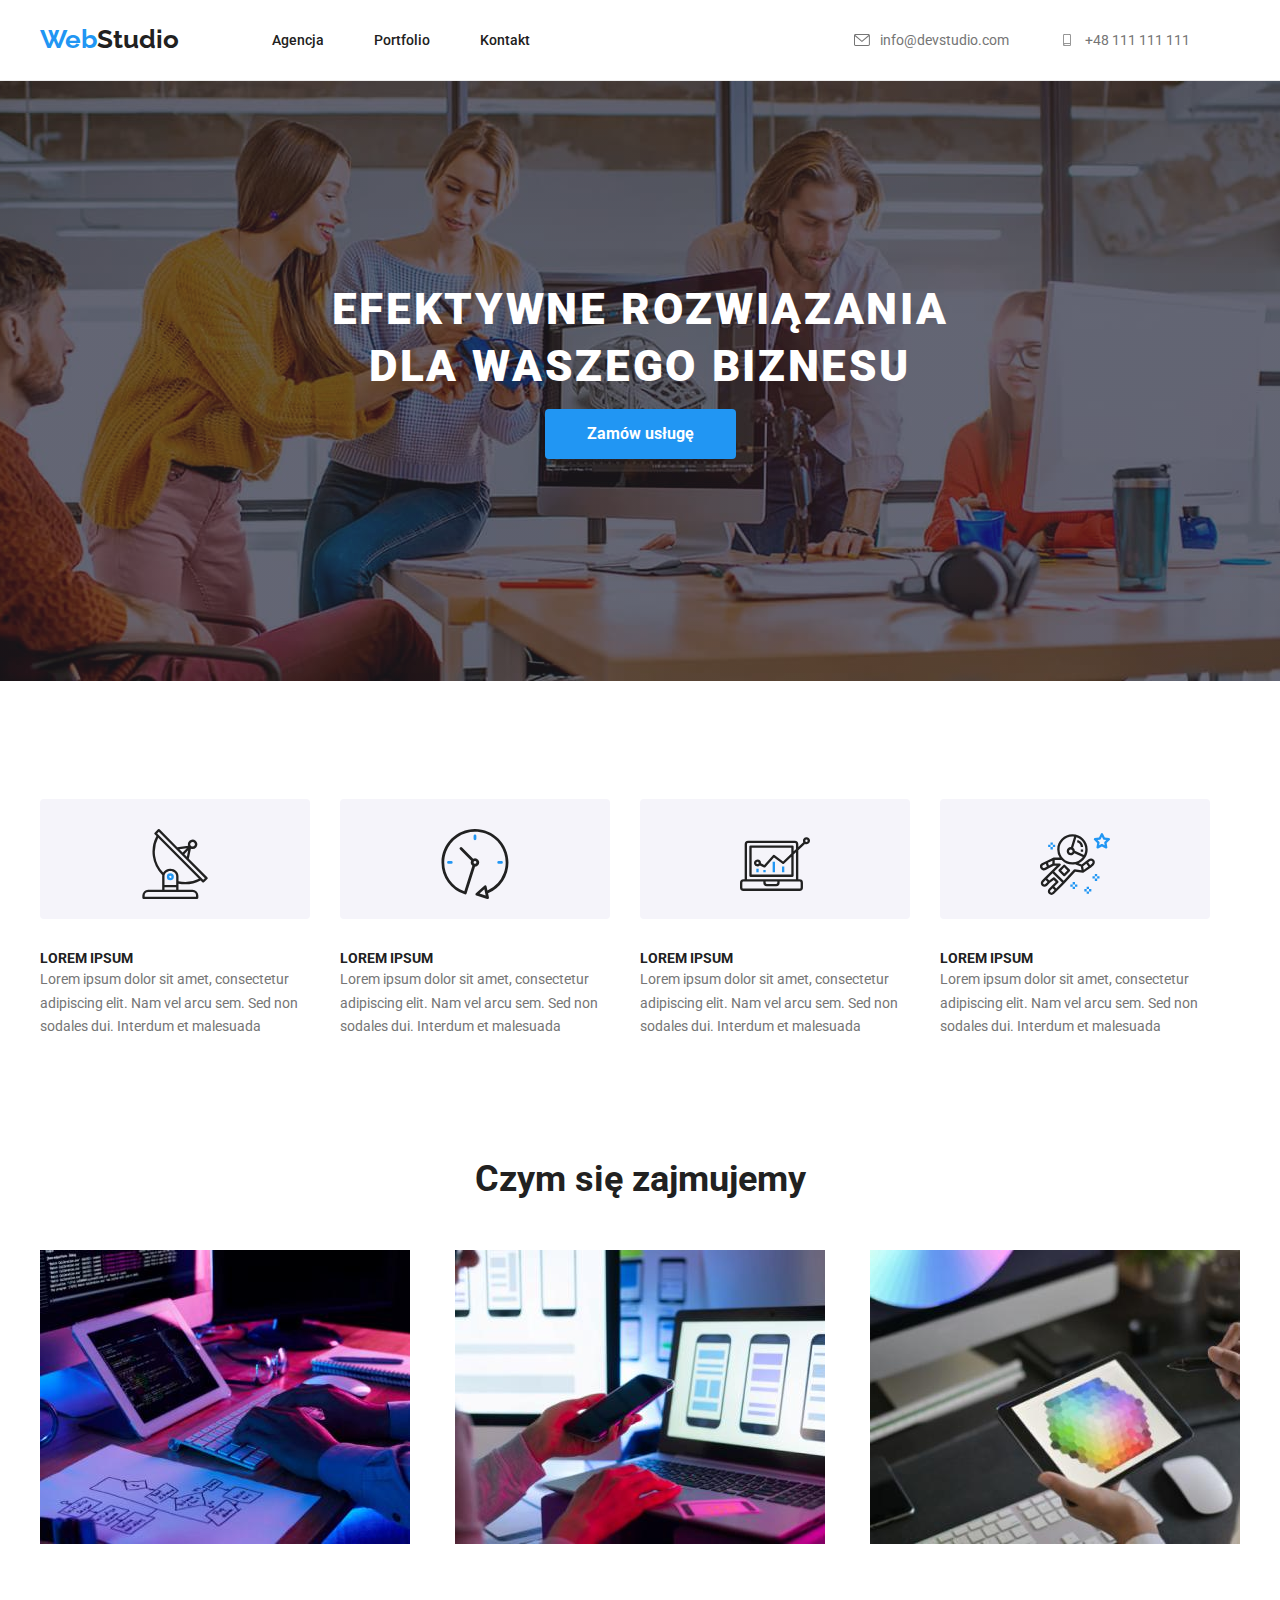
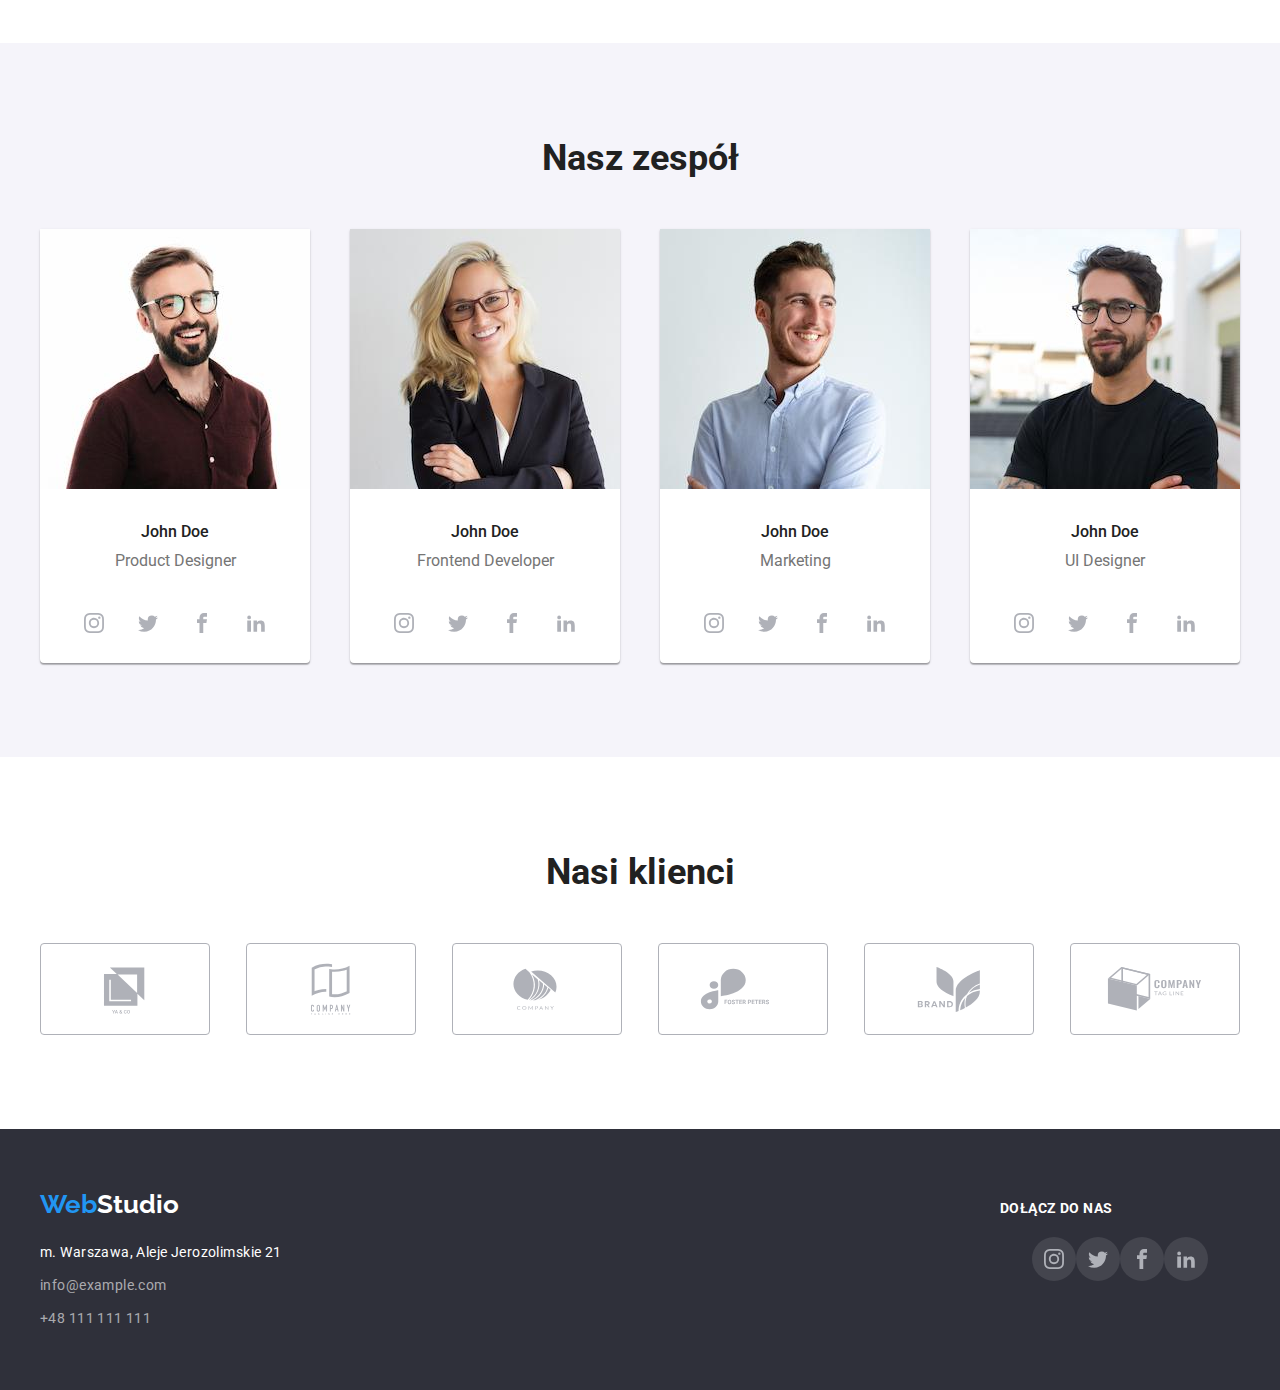
<file: index.html>
<!DOCTYPE html>
<html lang="pl">
  <head>
    <meta charset="UTF-8" />
    <meta http-equiv="X-UA-Compatible" content="IE=edge" />
    <meta name="viewport" content="width=device-width, initial-scale=1.0" />
    <link
      rel="stylesheet"
      href="https://cdnjs.cloudflare.com/ajax/libs/modern-normalize/1.0.0/modern-normalize.min.css"
    />
    <link rel="stylesheet" href="./css/styles.css" />
    <link
      href="https://fonts.googleapis.com/css2?family=Raleway:wght@700&family=Roboto:wght@400;500;700;900&display=swap"
      rel="stylesheet"
    />
    <title>WebStudio</title>
  </head>

  <body>
    <header class="header">
      <div class="container header-flex">
        <nav class="nav-flex">
          <a href="./index.html" class="logo"
            ><span class="logo-blue">Web</span><span>Studio</span></a
          >
          <ul class="header-link h-list-flex">
            <li><a class="h-list-link" href="./agency.html">Agencja</a></li>
            <li>
              <a class="h-list-link" href="./portfolio.html">Portfolio</a>
            </li>
            <li><a class="h-list-link" href="./contact.html">Kontakt</a></li>
          </ul>
        </nav>
        <ul class="h-list-contact">
          <li class="contact-link">
            <a class="h-list-link" href="mailto:info@devstudio.com">
              <svg
                class="contact-icon"
                width="16"
                height="12"
                viewbox="0 0 16 12"
              >
                <use href="./images/icons.svg#icon-envelope"></use>
              </svg>
              info@devstudio.com
            </a>
          </li>
          <li class="contact-link">
            <a class="h-list-link" href="tel:+48111111111">
              <svg
                class="contact-icon"
                width="16"
                height="12"
                viewbox="0 0 16 12"
              >
                <use href="./images/icons.svg#icon-smartphone"></use>
              </svg>
              +48 111 111 111
            </a>
          </li>
        </ul>
      </div>
    </header>
    <main>
      <section class="section-button section-bg">
        <div class="container">
          <div class="bg">
            <h1 class="container h1">
              EFEKTYWNE ROZWIĄZANIA DLA WASZEGO BIZNESU
            </h1>
            <button type="button" class="blue-button">Zamów usługę</button>
          </div>
        </div>
      </section>
      <section class="content section">
        <div class="container">
          <ul class="section-content header-flex">
            <li>
              <div class="feats-bg">
                <svg
                  class="feats-icon"
                  width="70"
                  height="70"
                  viewbox="0 0 70 70"
                >
                  <use href="./images/icons.svg#icon-antenna"></use>
                </svg>
              </div>
              <h3>LOREM IPSUM</h3>
              <p>
                Lorem ipsum dolor sit amet, consectetur adipiscing elit. Nam vel
                arcu sem. Sed non sodales dui. Interdum et malesuada
              </p>
            </li>
            <li>
              <div class="feats-bg">
                <svg
                  class="feats-icon"
                  width="70"
                  height="70"
                  viewbox="0 0 70 70"
                >
                  <use href="./images/icons.svg#icon-clock"></use>
                </svg>
              </div>
              <h3>LOREM IPSUM</h3>
              <p>
                Lorem ipsum dolor sit amet, consectetur adipiscing elit. Nam vel
                arcu sem. Sed non sodales dui. Interdum et malesuada
              </p>
            </li>
            <li>
              <div class="feats-bg">
                <svg
                  class="feats-icon"
                  width="70"
                  height="70"
                  viewbox="0 0 70 70"
                >
                  <use href="./images/icons.svg#icon-diagram"></use>
                </svg>
              </div>
              <h3>LOREM IPSUM</h3>
              <p>
                Lorem ipsum dolor sit amet, consectetur adipiscing elit. Nam vel
                arcu sem. Sed non sodales dui. Interdum et malesuada
              </p>
            </li>
            <li>
              <div class="feats-bg">
                <svg
                  class="feats-icon"
                  width="70"
                  height="70"
                  viewbox="0 0 70 70"
                >
                  <use href="./images/icons.svg#icon-astronaut"></use>
                </svg>
              </div>
              <h3>LOREM IPSUM</h3>
              <p>
                Lorem ipsum dolor sit amet, consectetur adipiscing elit. Nam vel
                arcu sem. Sed non sodales dui. Interdum et malesuada
              </p>
            </li>
          </ul>
        </div>
      </section>
      <section class="whatwedo-section">
        <div class="container">
          <h2 class="wwd">Czym się zajmujemy</h2>
          <ul class="whatwedo-flex">
            <li>
              <img
                src="./images/w1.jpg"
                width="370"
                height="294"
                alt="Opracowujemy rozwiązania"
              />
            </li>
            <li>
              <img
                src="./images/w2.jpg"
                width="370"
                height="294"
                alt="Programujemy aplikacje"
              />
            </li>
            <li>
              <img
                src="./images/w3.jpg"
                width="370"
                height="294"
                alt="Tworzymy interfejs użytkownika"
              />
            </li>
          </ul>
        </div>
      </section>
      <section class="team section">
        <div class="container">
          <h2>Nasz zespół</h2>
          <ul class="theteam-flex">
            <li class="people">
              <figure class="piccap">
                <img
                  src="./images/p1.jpg"
                  width="270"
                  height="260"
                  alt="John Doe (1)"
                />
                <figcaption>
                  <h3>John Doe</h3>
                  <p>Product Designer</p>
                </figcaption>
                <div class="ppl-social-links-container">
                  <ul class="social-links-list">
                    <li class="ppl-social-link">
                      <a
                        href="https://www.instagram.com"
                        class="social-links-link"
                      >
                        <div class="ppl-icon-bg">
                          <svg
                            class="ppl-icon"
                            width="20"
                            height="20"
                            viewbox="0 0 20 20"
                          >
                            <use href="./images/icons.svg#icon-instagram"></use>
                          </svg>
                        </div>
                      </a>
                    </li>
                    <li class="ppl-social-link">
                      <a
                        href="https://www.twitter.com"
                        class="social-links-link"
                      >
                        <div class="ppl-icon-bg">
                          <svg
                            class="ppl-icon"
                            width="20"
                            height="20"
                            viewbox="0 0 20 20"
                          >
                            <use href="./images/icons.svg#icon-twitter"></use>
                          </svg>
                        </div>
                      </a>
                    </li>
                    <li class="ppl-social-link">
                      <a
                        href="https://www.facebook.com"
                        class="social-links-link"
                      >
                        <div class="ppl-icon-bg">
                          <svg
                            class="ppl-icon"
                            width="20"
                            height="20"
                            viewbox="0 0 20 20"
                          >
                            <use href="./images/icons.svg#icon-facebook"></use>
                          </svg>
                        </div>
                      </a>
                    </li>
                    <li class="ppl-social-link">
                      <a href="https://www.linkedin.com" class="ppl-links-link">
                        <div class="ppl-icon-bg">
                          <svg
                            class="ppl-icon"
                            width="20"
                            height="20"
                            viewbox="0 0 20 20"
                          >
                            <use href="./images/icons.svg#icon-linkedin"></use>
                          </svg>
                        </div>
                      </a>
                    </li>
                  </ul>
                </div>
              </figure>
            </li>
            <li class="people">
              <figure class="piccap">
                <img
                  src="./images/p2.jpg"
                  width="270"
                  height="260"
                  alt="John Doe (2)"
                />
                <figcaption>
                  <h3>John Doe</h3>
                  <p>Frontend Developer</p>
                </figcaption>
                <div class="ppl-social-links-container">
                  <ul class="social-links-list">
                    <li class="ppl-social-link">
                      <a
                        href="https://www.instagram.com"
                        class="social-links-link"
                      >
                        <div class="ppl-icon-bg">
                          <svg
                            class="ppl-icon"
                            width="20"
                            height="20"
                            viewbox="0 0 20 20"
                          >
                            <use href="./images/icons.svg#icon-instagram"></use>
                          </svg>
                        </div>
                      </a>
                    </li>
                    <li class="ppl-social-link">
                      <a
                        href="https://www.twitter.com"
                        class="social-links-link"
                      >
                        <div class="ppl-icon-bg">
                          <svg
                            class="ppl-icon"
                            width="20"
                            height="20"
                            viewbox="0 0 20 20"
                          >
                            <use href="./images/icons.svg#icon-twitter"></use>
                          </svg>
                        </div>
                      </a>
                    </li>
                    <li class="ppl-social-link">
                      <a
                        href="https://www.facebook.com"
                        class="social-links-link"
                      >
                        <div class="ppl-icon-bg">
                          <svg
                            class="ppl-icon"
                            width="20"
                            height="20"
                            viewbox="0 0 20 20"
                          >
                            <use href="./images/icons.svg#icon-facebook"></use>
                          </svg>
                        </div>
                      </a>
                    </li>
                    <li class="ppl-social-link">
                      <a href="https://www.linkedin.com" class="ppl-links-link">
                        <div class="ppl-icon-bg">
                          <svg
                            class="ppl-icon"
                            width="20"
                            height="20"
                            viewbox="0 0 20 20"
                          >
                            <use href="./images/icons.svg#icon-linkedin"></use>
                          </svg>
                        </div>
                      </a>
                    </li>
                  </ul>
                </div>
              </figure>
            </li>
            <li class="people">
              <figure class="piccap">
                <img
                  src="./images/p3.jpg"
                  width="270"
                  height="260"
                  alt="John Doe (3)"
                />
                <figcaption>
                  <h3>John Doe</h3>
                  <p>Marketing</p>
                </figcaption>
                <div class="ppl-social-links-container">
                  <ul class="social-links-list">
                    <li class="ppl-social-link">
                      <a
                        href="https://www.instagram.com"
                        class="social-links-link"
                      >
                        <div class="ppl-icon-bg">
                          <svg
                            class="ppl-icon"
                            width="20"
                            height="20"
                            viewbox="0 0 20 20"
                          >
                            <use href="./images/icons.svg#icon-instagram"></use>
                          </svg>
                        </div>
                      </a>
                    </li>
                    <li class="ppl-social-link">
                      <a
                        href="https://www.twitter.com"
                        class="social-links-link"
                      >
                        <div class="ppl-icon-bg">
                          <svg
                            class="ppl-icon"
                            width="20"
                            height="20"
                            viewbox="0 0 20 20"
                          >
                            <use href="./images/icons.svg#icon-twitter"></use>
                          </svg>
                        </div>
                      </a>
                    </li>
                    <li class="ppl-social-link">
                      <a
                        href="https://www.facebook.com"
                        class="social-links-link"
                      >
                        <div class="ppl-icon-bg">
                          <svg
                            class="ppl-icon"
                            width="20"
                            height="20"
                            viewbox="0 0 20 20"
                          >
                            <use href="./images/icons.svg#icon-facebook"></use>
                          </svg>
                        </div>
                      </a>
                    </li>
                    <li class="ppl-social-link">
                      <a href="https://www.linkedin.com" class="ppl-links-link">
                        <div class="ppl-icon-bg">
                          <svg
                            class="ppl-icon"
                            width="20"
                            height="20"
                            viewbox="0 0 20 20"
                          >
                            <use href="./images/icons.svg#icon-linkedin"></use>
                          </svg>
                        </div>
                      </a>
                    </li>
                  </ul>
                </div>
              </figure>
            </li>
            <li class="people">
              <figure class="piccap">
                <img
                  src="./images/p4.jpg"
                  width="270"
                  height="260"
                  alt="John Doe (4)"
                />
                <figcaption>
                  <h3>John Doe</h3>
                  <p>UI Designer</p>
                </figcaption>
                <div class="ppl-social-links-container">
                  <ul class="social-links-list">
                    <li class="ppl-social-link">
                      <a
                        href="https://www.instagram.com"
                        class="social-links-link"
                      >
                        <div class="ppl-icon-bg">
                          <svg
                            class="ppl-icon"
                            width="20"
                            height="20"
                            viewbox="0 0 20 20"
                          >
                            <use href="./images/icons.svg#icon-instagram"></use>
                          </svg>
                        </div>
                      </a>
                    </li>
                    <li class="ppl-social-link">
                      <a
                        href="https://www.twitter.com"
                        class="social-links-link"
                      >
                        <div class="ppl-icon-bg">
                          <svg
                            class="ppl-icon"
                            width="20"
                            height="20"
                            viewbox="0 0 20 20"
                          >
                            <use href="./images/icons.svg#icon-twitter"></use>
                          </svg>
                        </div>
                      </a>
                    </li>
                    <li class="ppl-social-link">
                      <a
                        href="https://www.facebook.com"
                        class="social-links-link"
                      >
                        <div class="ppl-icon-bg">
                          <svg
                            class="ppl-icon"
                            width="20"
                            height="20"
                            viewbox="0 0 20 20"
                          >
                            <use href="./images/icons.svg#icon-facebook"></use>
                          </svg>
                        </div>
                      </a>
                    </li>
                    <li class="ppl-social-link">
                      <a href="https://www.linkedin.com" class="ppl-links-link">
                        <div class="ppl-icon-bg">
                          <svg
                            class="ppl-icon"
                            width="20"
                            height="20"
                            viewbox="0 0 20 20"
                          >
                            <use href="./images/icons.svg#icon-linkedin"></use>
                          </svg>
                        </div>
                      </a>
                    </li>
                  </ul>
                </div>
              </figure>
            </li>
          </ul>
        </div>
      </section>
      <section class="clients-section">
        <div class="container">
          <h2 class="wwd">Nasi klienci</h2>
          <ul class="list-clients">
            <li class="client">
              <a href="#" class="clients-icon">
                <div class="client-border">
                  <svg
                    class="icon-client"
                    width="106"
                    height="60"
                    viewbox="0 0 106 60"
                  >
                    <use href="images/icons.svg#icon-c1"></use>
                  </svg>
                </div>
              </a>
            </li>
            <li class="client">
              <a href="#" class="clients-icon">
                <div class="client-border">
                  <svg
                    class="icon-client"
                    width="106"
                    height="60"
                    viewbox="0 0 106 60"
                  >
                    <use href="images/icons.svg#icon-c2"></use>
                  </svg>
                </div>
              </a>
            </li>
            <li class="client">
              <a href="#" class="clients-icon">
                <div class="client-border">
                  <svg
                    class="icon-client"
                    width="106"
                    height="60"
                    viewbox="0 0 106 60"
                  >
                    <use href="images/icons.svg#icon-c3"></use>
                  </svg>
                </div>
              </a>
            </li>
            <li class="client">
              <a href="#" class="clients-icon">
                <div class="client-border">
                  <svg
                    class="icon-client"
                    width="106"
                    height="60"
                    viewbox="0 0 106 60"
                  >
                    <use href="images/icons.svg#icon-c4"></use>
                  </svg>
                </div>
              </a>
            </li>
            <li class="client">
              <a href="#" class="clients-icon">
                <div class="client-border">
                  <svg
                    class="icon-client"
                    width="106"
                    height="60"
                    viewbox="0 0 106 60"
                  >
                    <use href="images/icons.svg#icon-c5"></use>
                  </svg>
                </div>
              </a>
            </li>
            <li class="client">
              <a href="#" class="clients-icon">
                <div class="client-border">
                  <svg
                    class="icon-client"
                    width="106"
                    height="60"
                    viewbox="0 0 106 60"
                  >
                    <use href="images/icons.svg#icon-c6"></use>
                  </svg>
                </div>
              </a>
            </li>
          </ul>
        </div>
      </section>
    </main>
    <footer class="footer">
      <div class="container footer-divs">
        <div class="footer-left">
          <a href="./index.html" class="logo"
            ><span class="logo-blue">Web</span
            ><span class="logo-down">Studio</span></a
          >
          <ul class="contact footer-contact">
            <li>
              <address>m. Warszawa, Aleje Jerozolimskie 21</address>
            </li>
            <li class="list-footer-links">
              <a href="mailto:info@example.com">info@example.com</a>
            </li>
            <li class="list-footer-links">
              <a href="tel:+48111111111">+48 111 111 111</a>
            </li>
          </ul>
        </div>
        <div class="social-links-container">
          <h3 class="social-header">Dołącz do nas</h3>
          <ul class="social-links-list">
            <li class="footer-social-link">
              <a href="https://www.instagram.com" class="social-links-link">
                <div class="footer-icon-bg">
                  <svg class="icon" width="20" height="20" viewbox="0 0 20 20">
                    <use href="./images/icons.svg#icon-instagram"></use>
                  </svg>
                </div>
              </a>
            </li>
            <li class="footer-social-link">
              <a href="https://www.twitter.com" class="social-links-link">
                <div class="footer-icon-bg">
                  <svg class="icon" width="20" height="20" viewbox="0 0 20 20">
                    <use href="./images/icons.svg#icon-twitter"></use>
                  </svg>
                </div>
              </a>
            </li>
            <li class="footer-social-link">
              <a href="https://www.facebook.com" class="social-links-link">
                <div class="footer-icon-bg">
                  <svg class="icon" width="20" height="20" viewbox="0 0 20 20">
                    <use href="./images/icons.svg#icon-facebook"></use>
                  </svg>
                </div>
              </a>
            </li>
            <li class="footer-social-link">
              <a href="https://www.linkedin.com" class="social-links-link">
                <div class="footer-icon-bg">
                  <svg class="icon" width="20" height="20" viewbox="0 0 20 20">
                    <use href="./images/icons.svg#icon-linkedin"></use>
                  </svg>
                </div>
              </a>
            </li>
          </ul>
        </div>
      </div>
    </footer>
  </body>
</html>
</file>
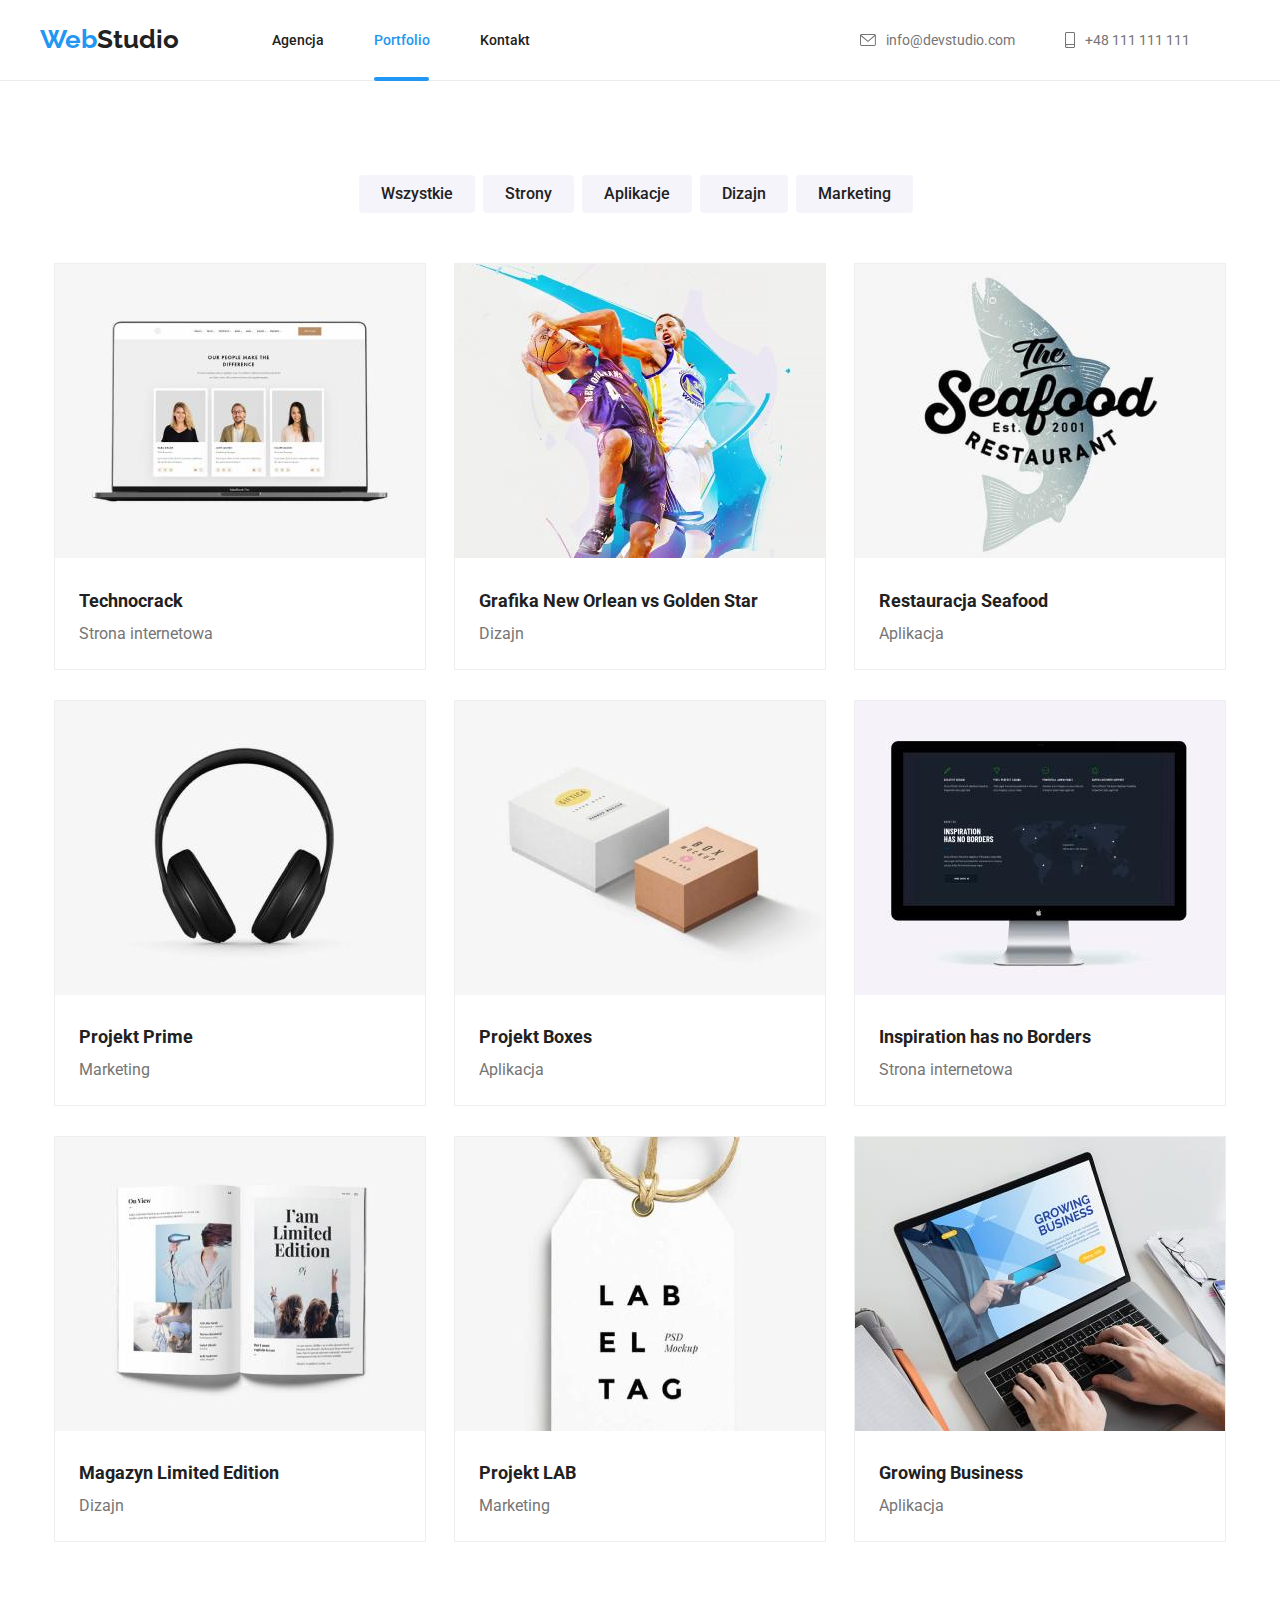
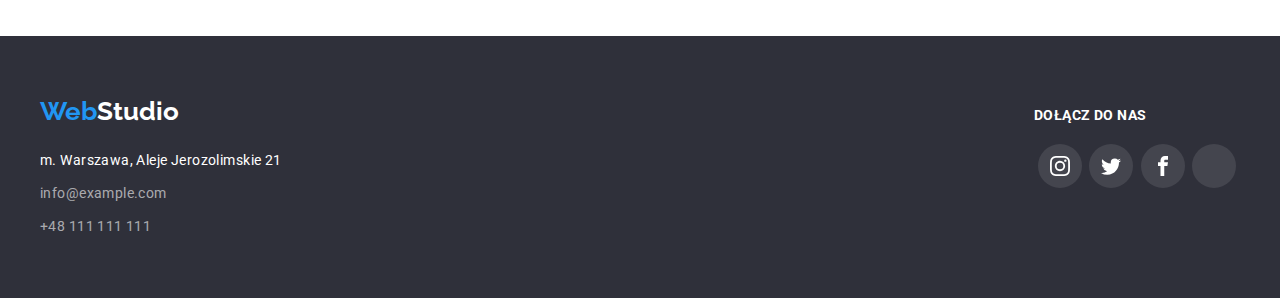
<file: portfolio.html>
<!DOCTYPE html>
<html lang="pl">
  <head>
    <meta charset="UTF-8" />
    <meta http-equiv="X-UA-Compatible" content="IE=edge" />
    <meta name="viewport" content="width=device-width, initial-scale=1.0" />
    <link
      rel="stylesheet"
      href="https://cdnjs.cloudflare.com/ajax/libs/modern-normalize/1.0.0/modern-normalize.min.css"
    />
    <link rel="stylesheet" href="./css/styles.css" />
    <link
      href="https://fonts.googleapis.com/css2?family=Raleway:wght@700&family=Roboto:wght@400;500;700;900&display=swap"
      rel="stylesheet"
    />
    <title>WebStudio</title>
  </head>

  <body>
    <header class="header">
      <div class="container header-flex">
        <nav class="nav-flex">
          <a href="./index.html" class="logo"
            ><span class="logo-blue">Web</span><span>Studio</span></a
          >
          <ul class="header-link h-list-flex">
            <li><a class="h-list-link" href="./index.html">Agencja</a></li>
            <li li class="whereami">
              <a class="h-list-link" href="./portfolio.html">Portfolio</a>
            </li>
            <li><a class="h-list-link" href="./contact.html">Kontakt</a></li>
          </ul>
        </nav>
        <ul class="h-list-contact">
          <li class="contact-link">
            <a class="h-list-link" href="mailto:info@devstudio.com">
              <svg
                class="contact-icon"
                width="16"
                height="12"
                viewbox="0 0 16 12"
              >
                <use href="./images/icons.svg#icon-envelope"></use>
              </svg>
              info@devstudio.com
            </a>
          </li>
          <li class="contact-link">
            <a class="h-list-link" href="tel:+48111111111">
              <svg
                class="contact-icon"
                width="10"
                height="16"
                viewbox="0 0 10 16"
              >
                <use href="./images/icons.svg#icon-smartphone"></use>
              </svg>
              +48 111 111 111
            </a>
          </li>
        </ul>
      </div>
    </header>
    <main>
      <section class="section">
        <div class="container">
          <ul class="buttons-flex">
            <li>
              <button type="button" class="port-button">Wszystkie</button>
            </li>
            <li>
              <button type="button" class="port-button">Strony</button>
            </li>
            <li>
              <button type="button" class="port-button">Aplikacje</button>
            </li>
            <li>
              <button type="button" class="port-button">Dizajn</button>
            </li>
            <li>
              <button type="button" class="port-button">Marketing</button>
            </li>
          </ul>
          <ul class="portfolio pfolio-flex">
            <li class="portfolio-card">
              <figure class="pfolio-item">
                <img
                  src="./images/pf9.jpg"
                  width="370"
                  height="294"
                  alt="Technocrack"
                />
                <div class="port-overlay">
                  <p class="port-overlay-text">
                    Technocrack jest popularną platformą wykorzystywaną do
                    rozpowszechniania koronawirusa. Firmy wykorzystują tę
                    platformę do celów szpiegowskich i ataków na
                    niezabezpieczone serwery konkurencji
                  </p>
                </div>
                <figcaption class="port-cap">
                  <h3>Technocrack</h3>
                  <p>Strona internetowa</p>
                </figcaption>
              </figure>
            </li>
            <li class="portfolio-card">
              <figure class="pfolio-item">
                <img
                  src="./images/pf8.jpg"
                  width="370"
                  height="294"
                  alt="Grafika New Orlean vs Golden Star"
                />
                <div class="port-overlay">
                  <p class="port-overlay-text">
                    Technocrack jest popularną platformą wykorzystywaną do
                    rozpowszechniania koronawirusa. Firmy wykorzystują tę
                    platformę do celów szpiegowskich i ataków na
                    niezabezpieczone serwery konkurencji
                  </p>
                </div>
                <figcaption class="port-cap">
                  <h3>Grafika New Orlean vs Golden Star</h3>
                  <p>Dizajn</p>
                </figcaption>
              </figure>
            </li>
            <li class="portfolio-card">
              <figure class="pfolio-item">
                <img
                  src="./images/pf7.jpg"
                  width="370"
                  height="294"
                  alt="Restauracja Seafood"
                />
                <div class="port-overlay">
                  <p class="port-overlay-text">
                    Technocrack jest popularną platformą wykorzystywaną do
                    rozpowszechniania koronawirusa. Firmy wykorzystują tę
                    platformę do celów szpiegowskich i ataków na
                    niezabezpieczone serwery konkurencji
                  </p>
                </div>
                <figcaption class="port-cap">
                  <h3>Restauracja Seafood</h3>
                  <p>Aplikacja</p>
                </figcaption>
              </figure>
            </li>
            <li class="portfolio-card">
              <figure class="pfolio-item">
                <img
                  src="./images/pf6.jpg"
                  width="370"
                  height="294"
                  alt="Projekt Prime"
                />
                <div class="port-overlay">
                  <p class="port-overlay-text">
                    Technocrack jest popularną platformą wykorzystywaną do
                    rozpowszechniania koronawirusa. Firmy wykorzystują tę
                    platformę do celów szpiegowskich i ataków na
                    niezabezpieczone serwery konkurencji
                  </p>
                </div>
                <figcaption class="port-cap">
                  <h3>Projekt Prime</h3>
                  <p>Marketing</p>
                </figcaption>
              </figure>
            </li>
            <li class="portfolio-card">
              <figure class="pfolio-item">
                <img
                  src="./images/pf5.jpg"
                  width="370"
                  height="294"
                  alt="Projekt Boxes"
                />
                <div class="port-overlay">
                  <p class="port-overlay-text">
                    Technocrack jest popularną platformą wykorzystywaną do
                    rozpowszechniania koronawirusa. Firmy wykorzystują tę
                    platformę do celów szpiegowskich i ataków na
                    niezabezpieczone serwery konkurencji
                  </p>
                </div>
                <figcaption class="port-cap">
                  <h3>Projekt Boxes</h3>
                  <p>Aplikacja</p>
                </figcaption>
              </figure>
            </li>
            <li class="portfolio-card">
              <figure class="pfolio-item">
                <img
                  src="./images/pf4.jpg"
                  width="370"
                  height="294"
                  alt="Inspiration has no Borders"
                />
                <div class="port-overlay">
                  <p class="port-overlay-text">
                    Technocrack jest popularną platformą wykorzystywaną do
                    rozpowszechniania koronawirusa. Firmy wykorzystują tę
                    platformę do celów szpiegowskich i ataków na
                    niezabezpieczone serwery konkurencji
                  </p>
                </div>
                <figcaption class="port-cap">
                  <h3>Inspiration has no Borders</h3>
                  <p>Strona internetowa</p>
                </figcaption>
              </figure>
            </li>
            <li class="portfolio-card">
              <figure class="pfolio-item">
                <img
                  src="./images/pf3.jpg"
                  width="370"
                  height="294"
                  alt="Magazyn Limited Edition"
                />
                <div class="port-overlay">
                  <p class="port-overlay-text">
                    Technocrack jest popularną platformą wykorzystywaną do
                    rozpowszechniania koronawirusa. Firmy wykorzystują tę
                    platformę do celów szpiegowskich i ataków na
                    niezabezpieczone serwery konkurencji
                  </p>
                </div>
                <figcaption class="port-cap">
                  <h3>Magazyn Limited Edition</h3>
                  <p>Dizajn</p>
                </figcaption>
              </figure>
            </li>
            <li class="portfolio-card">
              <figure class="pfolio-item">
                <img
                  src="./images/pf2.jpg"
                  width="370"
                  height="294"
                  alt="Projekt LAB"
                />
                <div class="port-overlay">
                  <p class="port-overlay-text">
                    Technocrack jest popularną platformą wykorzystywaną do
                    rozpowszechniania koronawirusa. Firmy wykorzystują tę
                    platformę do celów szpiegowskich i ataków na
                    niezabezpieczone serwery konkurencji
                  </p>
                </div>
                <figcaption class="port-cap">
                  <h3>Projekt LAB</h3>
                  <p>Marketing</p>
                </figcaption>
              </figure>
            </li>
            <li class="portfolio-card">
              <figure class="pfolio-item">
                <img
                  src="./images/pf1.jpg"
                  width="370"
                  height="294"
                  alt="Growing Business"
                />
                <div class="port-overlay">
                  <p class="port-overlay-text">
                    Technocrack jest popularną platformą wykorzystywaną do
                    rozpowszechniania koronawirusa. Firmy wykorzystują tę
                    platformę do celów szpiegowskich i ataków na
                    niezabezpieczone serwery konkurencji
                  </p>
                </div>
                <figcaption class="port-cap">
                  <h3>Growing Business</h3>
                  <p>Aplikacja</p>
                </figcaption>
              </figure>
            </li>
          </ul>
        </div>
      </section>
    </main>
    <footer class="footer section">
      <div class="container footer-divs">
        <div class="footer-left">
          <a href="./index.html" class="logo"
            ><span class="logo-blue">Web</span
            ><span class="logo-down">Studio</span></a
          >
          <ul class="contact footer-contact">
            <li>
              <address>m. Warszawa, Aleje Jerozolimskie 21</address>
            </li>
            <li class="list-footer-links">
              <a href="mailto:info@example.com">info@example.com</a>
            </li>
            <li class="list-footer-links">
              <a href="tel:+48111111111">+48 111 111 111</a>
            </li>
          </ul>
        </div>
        <div class="social-links-container">
          <h3 class="social-header">Dołącz do nas</h3>
          <ul class="footer-social-links-list">
            <li class="footer-social-link">
              <a href="https://www.instagram.com" class="social-links-link">
                <div class="footer-icon-bg">
                  <svg
                    class="footer-icon"
                    width="20"
                    height="20"
                    viewbox="0 0 20 20"
                  >
                    <use href="./images/icons.svg#icon-instagram"></use>
                  </svg>
                </div>
              </a>
            </li>
            <li class="footer-social-link">
              <a href="https://www.twitter.com" class="social-links-link">
                <div class="footer-icon-bg">
                  <svg
                    class="footer-icon"
                    width="20"
                    height="20"
                    viewbox="0 0 20 20"
                  >
                    <use href="./images/icons.svg#icon-twitter"></use>
                  </svg>
                </div>
              </a>
            </li>
            <li class="footer-social-link">
              <a href="https://www.facebook.com" class="social-links-link">
                <div class="footer-icon-bg">
                  <svg
                    class="footer-icon"
                    width="20"
                    height="20"
                    viewbox="0 0 20 20"
                  >
                    <use href="./images/icons.svg#icon-facebook"></use>
                  </svg>
                </div>
              </a>
            </li>
            <li class="footer-social-link">
              <a href="https://www.linkedin.com" class="social-links-link">
                <div class="footer-icon-bg">
                  <svg
                    class="footer-icon"
                    width="20"
                    height="20"
                    viewbox="0 0 20 20"
                  >
                    <use href="./images/icons.svg#icon-linkedin2"></use>
                  </svg>
                </div>
              </a>
            </li>
          </ul>
        </div>
      </div>
    </footer>
  </body>
</html>
</file>
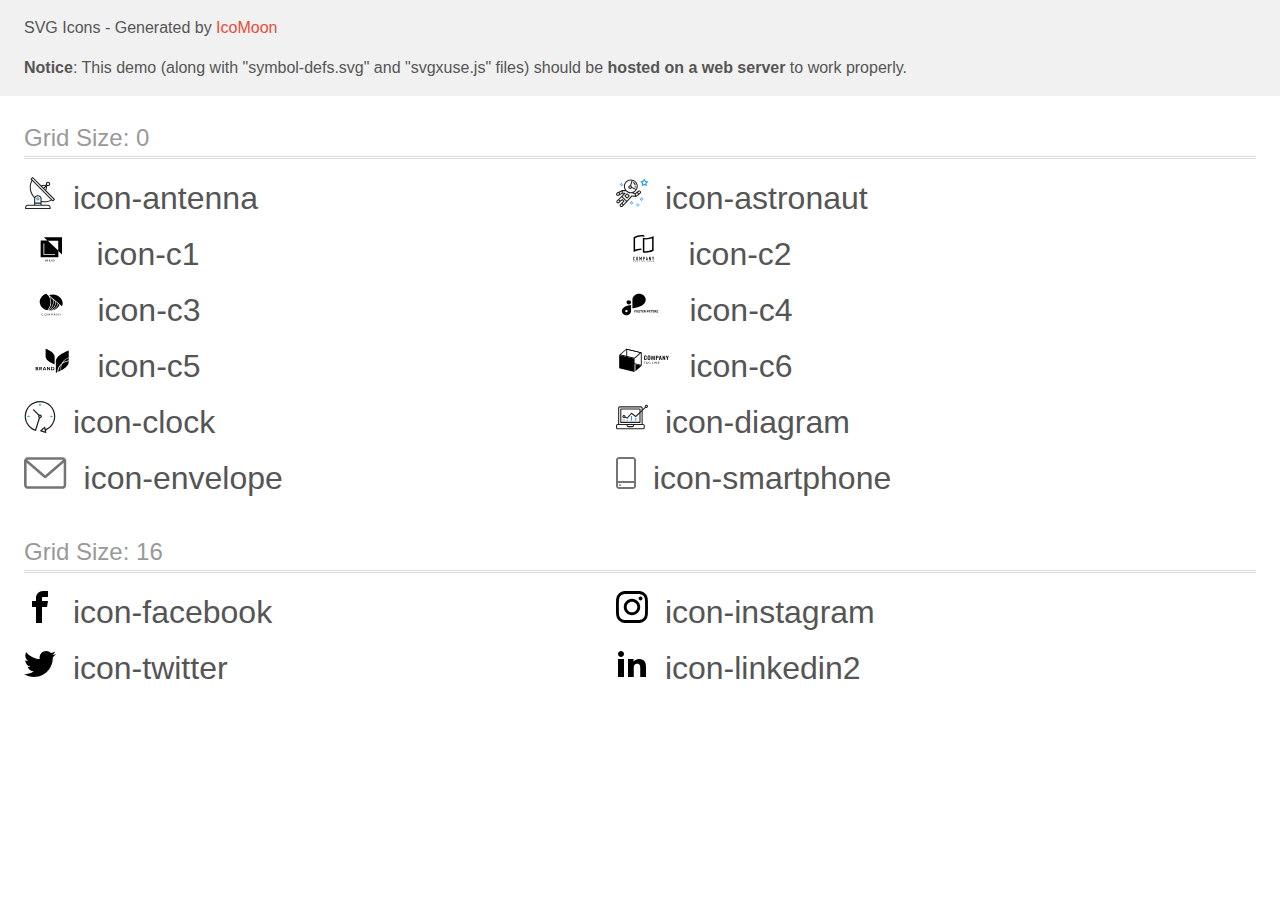
<file: icomoon/demo-external-svg.html>
<!doctype html>
<html>
<head>
    <title>IcoMoon - SVG Icons</title>
    <meta charset="utf-8">
    <meta name="viewport" content="width=device-width, initial-scale=1">
    <link rel="stylesheet" href="demo-files/demo.css">
    <link rel="stylesheet" href="style.css">
</head>
<body>
<header class="bgc1 clearfix">
<div class="mhl">
    <p>SVG Icons - Generated by <a href="https://icomoon.io/app">IcoMoon</a></p><p><strong>Notice</strong>: This demo (along with "symbol-defs.svg" and "svgxuse.js" files) should be <b>hosted on a web server</b> to work properly.</p>
</div>
</header>
    <div class="clearfix mhl ptl">
        <h1 class="mvm mtn fgc1">Grid Size: 0</h1>
        <div class="glyph fs1">
            <div class="clearfix pbs">
                <svg class="icon icon-antenna"><use xlink:href="symbol-defs.svg#icon-antenna"></use></svg><span class="name"> icon-antenna</span>
            </div>
        </div>
        <div class="glyph fs1">
            <div class="clearfix pbs">
                <svg class="icon icon-astronaut"><use xlink:href="symbol-defs.svg#icon-astronaut"></use></svg><span class="name"> icon-astronaut</span>
            </div>
        </div>
        <div class="glyph fs1">
            <div class="clearfix pbs">
                <svg class="icon icon-c1"><use xlink:href="symbol-defs.svg#icon-c1"></use></svg><span class="name"> icon-c1</span>
            </div>
        </div>
        <div class="glyph fs1">
            <div class="clearfix pbs">
                <svg class="icon icon-c2"><use xlink:href="symbol-defs.svg#icon-c2"></use></svg><span class="name"> icon-c2</span>
            </div>
        </div>
        <div class="glyph fs1">
            <div class="clearfix pbs">
                <svg class="icon icon-c3"><use xlink:href="symbol-defs.svg#icon-c3"></use></svg><span class="name"> icon-c3</span>
            </div>
        </div>
        <div class="glyph fs1">
            <div class="clearfix pbs">
                <svg class="icon icon-c4"><use xlink:href="symbol-defs.svg#icon-c4"></use></svg><span class="name"> icon-c4</span>
            </div>
        </div>
        <div class="glyph fs1">
            <div class="clearfix pbs">
                <svg class="icon icon-c5"><use xlink:href="symbol-defs.svg#icon-c5"></use></svg><span class="name"> icon-c5</span>
            </div>
        </div>
        <div class="glyph fs1">
            <div class="clearfix pbs">
                <svg class="icon icon-c6"><use xlink:href="symbol-defs.svg#icon-c6"></use></svg><span class="name"> icon-c6</span>
            </div>
        </div>
        <div class="glyph fs1">
            <div class="clearfix pbs">
                <svg class="icon icon-clock"><use xlink:href="symbol-defs.svg#icon-clock"></use></svg><span class="name"> icon-clock</span>
            </div>
        </div>
        <div class="glyph fs1">
            <div class="clearfix pbs">
                <svg class="icon icon-diagram"><use xlink:href="symbol-defs.svg#icon-diagram"></use></svg><span class="name"> icon-diagram</span>
            </div>
        </div>
        <div class="glyph fs1">
            <div class="clearfix pbs">
                <svg class="icon icon-envelope"><use xlink:href="symbol-defs.svg#icon-envelope"></use></svg><span class="name"> icon-envelope</span>
            </div>
        </div>
        <div class="glyph fs1">
            <div class="clearfix pbs">
                <svg class="icon icon-smartphone"><use xlink:href="symbol-defs.svg#icon-smartphone"></use></svg><span class="name"> icon-smartphone</span>
            </div>
        </div>
  </div>
    <div class="clearfix mhl ptl">
        <h1 class="mvm mtn fgc1">Grid Size: 16</h1>
        <div class="glyph fs2">
            <div class="clearfix pbs">
                <svg class="icon icon-facebook"><use xlink:href="symbol-defs.svg#icon-facebook"></use></svg><span class="name"> icon-facebook</span>
            </div>
        </div>
        <div class="glyph fs2">
            <div class="clearfix pbs">
                <svg class="icon icon-instagram"><use xlink:href="symbol-defs.svg#icon-instagram"></use></svg><span class="name"> icon-instagram</span>
            </div>
        </div>
        <div class="glyph fs2">
            <div class="clearfix pbs">
                <svg class="icon icon-twitter"><use xlink:href="symbol-defs.svg#icon-twitter"></use></svg><span class="name"> icon-twitter</span>
            </div>
        </div>
        <div class="glyph fs2">
            <div class="clearfix pbs">
                <svg class="icon icon-linkedin2"><use xlink:href="symbol-defs.svg#icon-linkedin2"></use></svg><span class="name"> icon-linkedin2</span>
            </div>
        </div>
  </div>
<script defer src="svgxuse.js"></script>
</body>
</html>
</file>
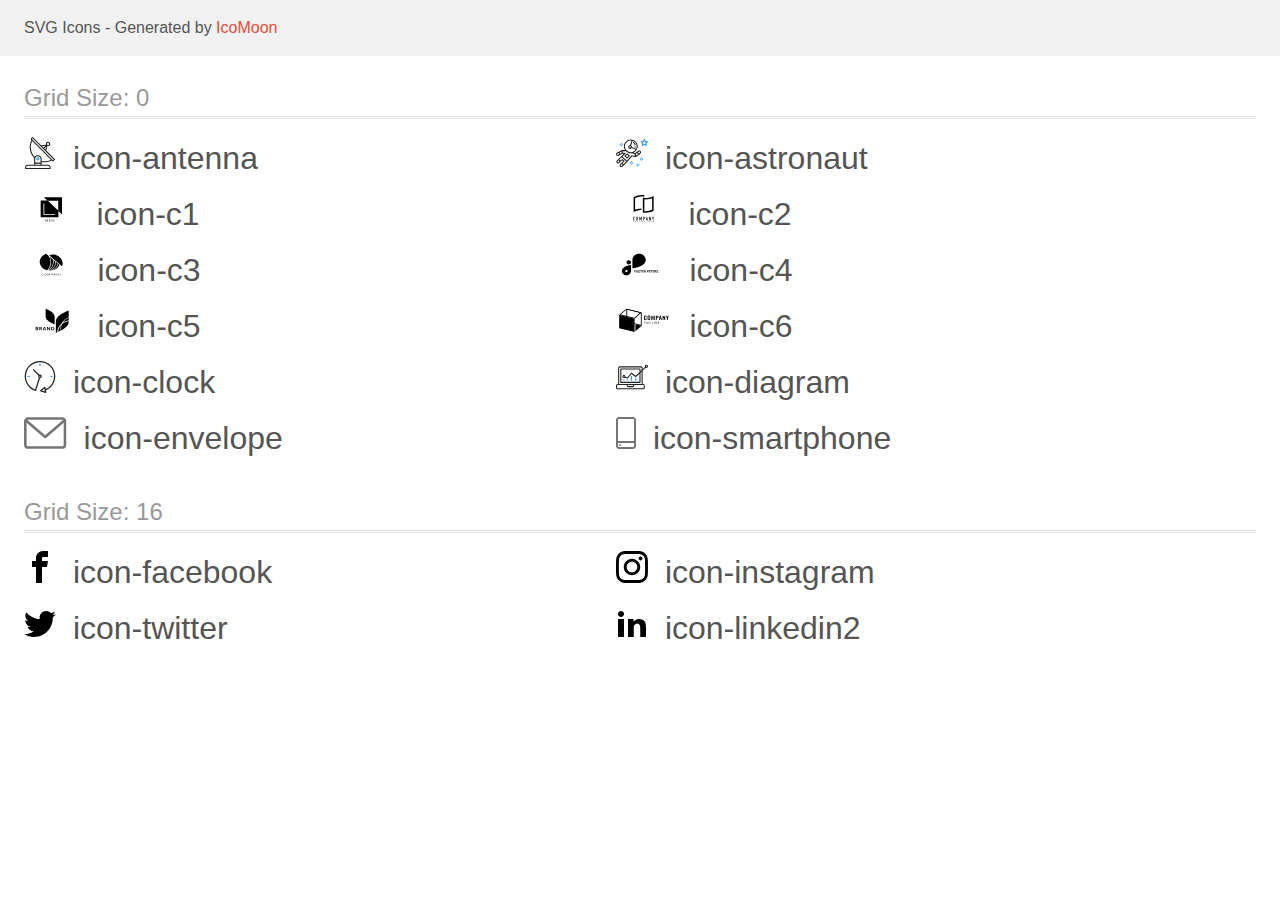
<file: icomoon/demo.html>
<!doctype html>
<html>
<head>
    <title>IcoMoon - SVG Icons</title>
    <meta charset="utf-8">
    <meta name="viewport" content="width=device-width, initial-scale=1">
    <link rel="stylesheet" href="demo-files/demo.css">
    <link rel="stylesheet" href="style.css">
</head>
<body>
<svg aria-hidden="true" style="position: absolute; width: 0; height: 0; overflow: hidden;" version="1.1" xmlns="http://www.w3.org/2000/svg" xmlns:xlink="http://www.w3.org/1999/xlink">
<defs>
<symbol id="icon-antenna" viewBox="0 0 32 32">
<path fill="#212121" style="fill: var(--color1, #212121)" d="M30.773 22.098l-8.443-8.505 0.937-4.615c0.242 0.094 0.499 0.144 0.758 0.146h0.006c1.192 0.014 2.17-0.941 2.184-2.133s-0.941-2.17-2.133-2.184c-1.192-0.014-2.17 0.941-2.184 2.133-0.003 0.255 0.039 0.509 0.125 0.749l-4.96 0.605-8.091-8.133c-0.099-0.101-0.235-0.159-0.377-0.16-0.14 0.001-0.274 0.056-0.373 0.155l-1.513 1.504c-0.208 0.208-0.208 0.546 0 0.754l0.814 0.826c-3.153 5.798-2.129 12.978 2.519 17.663 0.043 0.041 0.092 0.074 0.146 0.098-0.034 0.18-0.051 0.364-0.052 0.547v6.187h-6.4c-1.472 0.002-2.665 1.195-2.667 2.667v1.067c0 0.295 0.239 0.533 0.533 0.533h24.533c0.295 0 0.533-0.239 0.533-0.533v-1.067c-0.002-1.472-1.195-2.665-2.667-2.667h-6.4v-2.742c1.003 0.21 2.024 0.317 3.049 0.32 2.458-0.003 4.877-0.615 7.040-1.783l0.818 0.823c0.099 0.101 0.235 0.159 0.377 0.16 0.14-0.001 0.274-0.056 0.373-0.155l1.513-1.504c0.208-0.208 0.208-0.546 0-0.754zM23.28 6.233c0.418-0.415 1.093-0.414 1.508 0.004s0.414 1.093-0.004 1.508c-0.2 0.199-0.47 0.31-0.752 0.31h-0.003c-0.589-0.003-1.064-0.483-1.061-1.072 0.002-0.282 0.115-0.552 0.314-0.751h-0.002zM22.024 9.738l-0.598 2.946-1.175-1.182 1.774-1.763zM21.419 8.836l-1.92 1.909-1.485-1.493 3.405-0.415zM24.004 28.8c0.884 0 1.6 0.716 1.6 1.6v0.533h-23.467v-0.533c0-0.884 0.716-1.6 1.6-1.6h20.267zM16.537 26.667v1.067h-5.333v-1.067h5.333zM11.204 25.6v-4.053c0-1.294 1.196-2.347 2.667-2.347s2.667 1.053 2.667 2.347v4.053h-5.333zM17.604 23.904v-2.357c0-1.882-1.675-3.413-3.733-3.413-1.331-0.020-2.576 0.657-3.281 1.786-4.058-4.274-4.971-10.645-2.279-15.887l18.602 18.708c-2.872 1.461-6.165 1.873-9.309 1.163zM28.893 23.22l-21.057-21.181 0.755-0.752 7.935 7.98c0.004 0 0.006 0.007 0.010 0.010l13.115 13.191-0.757 0.752z"></path>
<path fill="#2196f3" style="fill: var(--color2, #2196f3)" d="M13.876 20.267h-0.005c-0.884-0.001-1.601 0.714-1.602 1.598s0.714 1.601 1.598 1.602h0.005c0.884 0.001 1.601-0.714 1.602-1.598s-0.714-1.601-1.598-1.602zM14.249 22.245c-0.1 0.1-0.236 0.156-0.378 0.155-0.295-0.002-0.532-0.242-0.531-0.536 0.001-0.141 0.057-0.276 0.157-0.375s0.233-0.154 0.373-0.155c0.295 0.002 0.532 0.241 0.53 0.536-0.001 0.141-0.057 0.276-0.157 0.375h0.005z"></path>
</symbol>
<symbol id="icon-astronaut" viewBox="0 0 32 32">
<path fill="#2196f3" style="fill: var(--color2, #2196f3)" d="M31.974 4.524c-0.063-0.193-0.229-0.333-0.43-0.363l-1.91-0.278-0.855-1.731c-0.179-0.365-0.777-0.365-0.956 0l-0.855 1.731-1.91 0.278c-0.201 0.029-0.367 0.17-0.431 0.363-0.062 0.193-0.011 0.405 0.135 0.547l1.383 1.348-0.326 1.903c-0.034 0.2 0.048 0.402 0.212 0.522 0.166 0.121 0.382 0.135 0.562 0.040l1.709-0.899 1.709 0.899c0.078 0.041 0.164 0.061 0.249 0.061 0.11 0 0.221-0.034 0.314-0.102 0.164-0.119 0.246-0.322 0.212-0.522l-0.326-1.903 1.383-1.348c0.145-0.142 0.197-0.354 0.135-0.547zM29.511 5.851c-0.125 0.122-0.183 0.299-0.153 0.472l0.191 1.114-1-0.526c-0.078-0.041-0.163-0.061-0.249-0.061s-0.17 0.020-0.249 0.061l-1.001 0.526 0.191-1.114c0.030-0.173-0.028-0.349-0.153-0.472l-0.81-0.789 1.119-0.163c0.174-0.025 0.324-0.134 0.402-0.292l0.5-1.013 0.5 1.013c0.078 0.157 0.228 0.267 0.402 0.292l1.119 0.163-0.809 0.789z"></path>
<path fill="#2196f3" style="fill: var(--color2, #2196f3)" d="M26.134 20.522h-1.067v1.067h1.067v-1.067z"></path>
<path fill="#2196f3" style="fill: var(--color2, #2196f3)" d="M26.134 22.656h-1.067v1.067h1.067v-1.067z"></path>
<path fill="#2196f3" style="fill: var(--color2, #2196f3)" d="M27.2 21.589h-1.067v1.067h1.067v-1.067z"></path>
<path fill="#2196f3" style="fill: var(--color2, #2196f3)" d="M25.067 21.589h-1.067v1.067h1.067v-1.067z"></path>
<path fill="#2196f3" style="fill: var(--color2, #2196f3)" d="M22.4 26.389h-1.067v1.067h1.067v-1.067z"></path>
<path fill="#2196f3" style="fill: var(--color2, #2196f3)" d="M22.4 28.522h-1.067v1.067h1.067v-1.067z"></path>
<path fill="#2196f3" style="fill: var(--color2, #2196f3)" d="M23.467 27.456h-1.067v1.067h1.067v-1.067z"></path>
<path fill="#2196f3" style="fill: var(--color2, #2196f3)" d="M21.333 27.456h-1.067v1.067h1.067v-1.067z"></path>
<path fill="#2196f3" style="fill: var(--color2, #2196f3)" d="M16 24.256h-1.067v1.067h1.067v-1.067z"></path>
<path fill="#2196f3" style="fill: var(--color2, #2196f3)" d="M16 26.389h-1.067v1.067h1.067v-1.067z"></path>
<path fill="#2196f3" style="fill: var(--color2, #2196f3)" d="M17.067 25.322h-1.067v1.067h1.067v-1.067z"></path>
<path fill="#2196f3" style="fill: var(--color2, #2196f3)" d="M14.933 25.322h-1.067v1.067h1.067v-1.067z"></path>
<path fill="#2196f3" style="fill: var(--color2, #2196f3)" d="M5.867 6.122h-1.067v1.067h1.067v-1.067z"></path>
<path fill="#2196f3" style="fill: var(--color2, #2196f3)" d="M5.867 8.255h-1.067v1.067h1.067v-1.067z"></path>
<path fill="#2196f3" style="fill: var(--color2, #2196f3)" d="M6.933 7.189h-1.067v1.067h1.067v-1.067z"></path>
<path fill="#2196f3" style="fill: var(--color2, #2196f3)" d="M4.8 7.189h-1.067v1.067h1.067v-1.067z"></path>
<path fill="#212121" style="fill: var(--color1, #212121)" d="M24.715 14.159c-0.287-0.388-0.709-0.637-1.188-0.705-0.481-0.068-0.956 0.058-1.34 0.352l-1.252 0.96-1.898 1.417-1.358-0.541c2.421-1.086 4.114-3.508 4.114-6.32 0-3.823-3.123-6.933-6.961-6.933s-6.961 3.11-6.961 6.933c0 1.386 0.414 2.674 1.12 3.758l-2.764-0.024c-0.002 0-0.003 0-0.005 0-0.009 0-0.015 0.004-0.023 0.005-0.053 0.002-0.105 0.013-0.155 0.031-0.013 0.005-0.026 0.008-0.038 0.013-0.006 0.003-0.013 0.003-0.019 0.006l-3.233 1.596c-0.001 0-0.001 0-0.001 0.001l-1.893 0.911c-0.021 0.009-0.042 0.021-0.063 0.035-0.755 0.502-1.012 1.489-0.598 2.295 0.22 0.429 0.595 0.745 1.056 0.889 0.178 0.055 0.359 0.083 0.539 0.083 0.29 0 0.577-0.071 0.839-0.211l1.388-0.738 2.264-1.169 1.357-0.008-5.442 5.416c-0.001 0.001-0.001 0.001-0.002 0.001l-1.339 1.333c-0.316 0.315-0.49 0.732-0.49 1.178s0.174 0.863 0.49 1.179c0.325 0.323 0.752 0.485 1.179 0.485s0.854-0.162 1.18-0.485l1.314-1.309 1.741-1.3 0.901 0.897-1.762 1.754c-0 0.001-0.001 0.001-0.002 0.001l-1.339 1.333c-0.316 0.315-0.49 0.732-0.49 1.178s0.174 0.863 0.49 1.179c0.325 0.323 0.753 0.485 1.18 0.485s0.855-0.162 1.18-0.485l3.482-3.467c0.001-0.001 0.001-0.001 0.001-0.002l1.010-1-0.004-0.004c0.006-0.006 0.015-0.009 0.022-0.015l5.166-5.658 3.471 0.494c0.025 0.004 0.050 0.005 0.075 0.005 0.065 0 0.127-0.015 0.187-0.038 0.018-0.006 0.033-0.015 0.050-0.023 0.019-0.010 0.039-0.015 0.058-0.027l3.213-2.133c0.012-0.008 0.018-0.021 0.029-0.029 0.013-0.010 0.029-0.014 0.041-0.026l1.271-1.191c0.662-0.62 0.753-1.635 0.212-2.362zM2.13 17.77c-0.173 0.093-0.37 0.111-0.558 0.052-0.187-0.058-0.338-0.186-0.427-0.358-0.161-0.314-0.068-0.695 0.214-0.902l1.314-0.632 0.449 1.313-0.992 0.527zM5.628 15.942l-1.548 0.8-0.439-1.283 2.027-1.001-0.040 1.484zM20.727 9.322c0 0.918-0.219 1.785-0.599 2.559l-4.181-1.899c-0.044-0.573-0.341-1.075-0.788-1.388l1.464-4.86c2.378 0.756 4.105 2.974 4.105 5.588zM8.938 9.322c0-3.235 2.644-5.867 5.894-5.867 0.253 0 0.5 0.021 0.745 0.052l-1.432 4.754c-0.019-0.001-0.037-0.006-0.057-0.006-1.033 0-1.873 0.837-1.873 1.867s0.84 1.867 1.873 1.867c0.694 0 1.294-0.383 1.618-0.945l3.862 1.755c-1.075 1.446-2.795 2.39-4.737 2.39-3.25 0-5.894-2.632-5.894-5.867zM14.894 10.122c0 0.441-0.362 0.8-0.806 0.8s-0.806-0.359-0.806-0.8c0-0.441 0.362-0.8 0.806-0.8s0.806 0.359 0.806 0.8zM2.465 25.146c-0.236 0.234-0.619 0.234-0.854 0.001-0.114-0.114-0.176-0.263-0.176-0.423s0.062-0.309 0.176-0.421l0.962-0.959 0.851 0.848-0.959 0.955zM5.679 28.88c-0.236 0.234-0.619 0.235-0.855 0.001-0.114-0.114-0.176-0.263-0.176-0.423s0.062-0.309 0.176-0.421l0.963-0.959 0.852 0.848-0.96 0.955zM9.16 25.411c-0.001 0-0.001 0-0.002 0.001l-1.765 1.76-0.852-0.848 1.763-1.755c0 0 0 0 0-0s0.001-0.001 0.002-0.001c0.040-0.040 0.065-0.088 0.090-0.135 0.007-0.014 0.020-0.026 0.026-0.040 0.017-0.041 0.019-0.085 0.026-0.129 0.003-0.025 0.014-0.047 0.014-0.073 0-0.036-0.013-0.070-0.020-0.106-0.006-0.032-0.006-0.065-0.019-0.095-0.020-0.050-0.055-0.094-0.091-0.138-0.010-0.012-0.014-0.027-0.025-0.038 0 0 0 0-0.001 0s-0.001-0.002-0.001-0.002l-1.607-1.6c-0.017-0.017-0.039-0.024-0.058-0.038-0.028-0.022-0.055-0.042-0.087-0.058-0.030-0.015-0.061-0.024-0.093-0.033-0.034-0.010-0.067-0.017-0.103-0.020-0.033-0.002-0.063 0.001-0.095 0.005-0.036 0.004-0.069 0.009-0.104 0.020-0.034 0.011-0.063 0.027-0.094 0.045-0.020 0.011-0.042 0.015-0.061 0.029l-1.773 1.324-0.901-0.897 2.399-2.386 4.361 4.289-0.928 0.919zM15.979 18.394c-0.015-0.002-0.030 0.004-0.045 0.003-0.039-0.002-0.076 0.001-0.115 0.007-0.030 0.005-0.059 0.011-0.088 0.021-0.034 0.012-0.065 0.028-0.097 0.047-0.030 0.018-0.057 0.037-0.083 0.061-0.013 0.011-0.028 0.017-0.040 0.029l-4.698 5.146-4.328-4.257 2.833-2.818c0.209-0.208 0.21-0.546 0.002-0.755-0.105-0.105-0.243-0.157-0.381-0.156v-0.001l-2.219 0.013 0.028-1.607 3.104 0.027c1.265 1.294 3.029 2.101 4.981 2.101 0.437 0 0.864-0.045 1.279-0.123 0.040 0.032 0.079 0.065 0.13 0.085l2.41 0.96 0.152 0.758 0.178 0.885-3.003-0.427zM20.020 18.572l-0.313-1.558 1.446-1.080 0.947 1.257-2.080 1.381zM23.774 15.741l-0.838 0.785-0.931-1.236 0.831-0.637c0.155-0.119 0.351-0.168 0.543-0.143 0.193 0.027 0.364 0.128 0.48 0.284 0.217 0.292 0.18 0.699-0.085 0.947z"></path>
<path fill="#212121" style="fill: var(--color1, #212121)" d="M13.602 18.544l-2.143-2.133c-0.207-0.207-0.545-0.207-0.753 0l-2.142 2.133c-0.1 0.101-0.157 0.236-0.157 0.378s0.056 0.278 0.157 0.378l2.142 2.133c0.104 0.103 0.241 0.155 0.377 0.155s0.273-0.052 0.376-0.155l2.143-2.133c0.1-0.1 0.157-0.236 0.157-0.378s-0.057-0.278-0.157-0.378zM11.083 20.303l-1.387-1.381 1.387-1.381 1.387 1.381-1.387 1.381z"></path>
<path fill="#212121" style="fill: var(--color1, #212121)" d="M17.164 5.071l-0.258 1.036c0.071 0.018 1.738 0.452 1.738 2.149h1.067c-0-2.017-1.666-2.965-2.547-3.185z"></path>
<path fill="#212121" style="fill: var(--color1, #212121)" d="M19.711 9.322h-1.067v1.067h1.067v-1.067z"></path>
</symbol>
<symbol id="icon-c1" viewBox="0 0 56 32">
<path d="M19.934 4.046l3.676 3.48-6.824-0.004v16.885h17.836v-6.456l3.672 3.476v-17.382h-18.361zM34.462 17.543l-10.424-9.868h10.424v9.868zM31.225 21.938h-11.616v-11.356h0.821v10.587h10.795v0.769zM22.352 26.656l-0.429 0.884-0.429-0.884h-0.36l0.626 1.178v0.686h0.325v-0.686l0.625-1.178h-0.359zM22.891 28.52l0.151-0.434h0.722l0.152 0.434h0.338l-0.706-1.865h-0.291l-0.704 1.865h0.337zM23.404 27.051l0.27 0.774h-0.541l0.27-0.774zM25.112 27.78c-0.047 0.072-0.070 0.151-0.070 0.237 0 0.157 0.055 0.285 0.165 0.383s0.259 0.146 0.443 0.146 0.343-0.050 0.476-0.15l0.105 0.124h0.361l-0.274-0.324c0.108-0.147 0.161-0.335 0.161-0.565h-0.27c0 0.126-0.026 0.24-0.078 0.342l-0.36-0.425 0.127-0.092c0.090-0.065 0.154-0.13 0.193-0.195s0.059-0.137 0.059-0.215c0-0.118-0.044-0.216-0.131-0.296s-0.197-0.12-0.333-0.12c-0.15 0-0.27 0.043-0.359 0.128s-0.133 0.2-0.133 0.346c0 0.060 0.014 0.122 0.042 0.186s0.080 0.142 0.152 0.233c-0.138 0.099-0.231 0.185-0.278 0.257zM25.954 28.192c-0.091 0.070-0.19 0.105-0.295 0.105-0.093 0-0.167-0.027-0.223-0.081s-0.083-0.124-0.083-0.21c0-0.1 0.051-0.189 0.154-0.266l0.040-0.028 0.407 0.48zM25.619 27.366c-0.088-0.108-0.132-0.198-0.132-0.27 0-0.062 0.018-0.114 0.054-0.155s0.084-0.061 0.145-0.061c0.056 0 0.103 0.018 0.14 0.052s0.055 0.076 0.055 0.124c0 0.073-0.026 0.134-0.079 0.181l-0.040 0.032-0.142 0.097zM28.655 28.38c0.128-0.112 0.202-0.267 0.22-0.466h-0.323c-0.017 0.133-0.058 0.228-0.122 0.286s-0.16 0.086-0.287 0.086c-0.139 0-0.245-0.053-0.318-0.159s-0.108-0.26-0.108-0.461v-0.165c0.002-0.199 0.040-0.35 0.115-0.452s0.184-0.155 0.325-0.155c0.121 0 0.213 0.030 0.275 0.090s0.102 0.155 0.118 0.289h0.323c-0.020-0.204-0.094-0.362-0.219-0.474s-0.291-0.168-0.497-0.168c-0.153 0-0.288 0.036-0.405 0.109s-0.205 0.176-0.268 0.31c-0.062 0.134-0.093 0.289-0.093 0.465v0.174c0.003 0.172 0.035 0.322 0.096 0.452s0.149 0.23 0.261 0.301c0.114 0.070 0.245 0.105 0.393 0.105 0.213 0 0.383-0.055 0.511-0.166zM30.559 28.118c0.063-0.138 0.095-0.299 0.095-0.482v-0.104c-0.001-0.182-0.033-0.341-0.097-0.478s-0.155-0.243-0.273-0.315c-0.117-0.073-0.251-0.11-0.403-0.11s-0.287 0.037-0.405 0.111c-0.117 0.073-0.208 0.18-0.273 0.319s-0.096 0.3-0.096 0.482v0.105c0.001 0.178 0.033 0.336 0.097 0.473s0.156 0.242 0.274 0.316c0.119 0.073 0.254 0.11 0.405 0.11 0.153 0 0.288-0.037 0.405-0.11s0.208-0.18 0.272-0.318zM30.212 27.064c0.079 0.11 0.118 0.268 0.118 0.475v0.097c0 0.21-0.039 0.37-0.117 0.479s-0.187 0.164-0.33 0.164c-0.142 0-0.253-0.056-0.333-0.168s-0.119-0.27-0.119-0.475v-0.108c0.002-0.201 0.042-0.356 0.12-0.465s0.189-0.165 0.329-0.165c0.143 0 0.254 0.055 0.332 0.165z"></path>
</symbol>
<symbol id="icon-c2" viewBox="0 0 56 32">
<path d="M26.289 3.487h-0.072c-0.11-0.007-0.22-0.009-0.33-0.012v0h-0.239c-0.208 0-0.421 0.005-0.632 0.016-0.016-0.001-0.032-0.001-0.048 0-1.912 0.108-3.785 0.586-5.517 1.407l-0.227 0.109v11.615l0.531-0.18c0.466-0.16 0.962-0.304 1.476-0.438 1.388-0.356 2.814-0.546 4.247-0.564v1.526c-0.19 0.001-0.374 0.007-0.559 0.016h-0.044c-1.103 0.061-2.197 0.228-3.267 0.502-1.356 0.339-2.663 0.849-3.892 1.517v-14.897c1.276-0.744 2.651-1.304 4.083-1.661 1.258-0.325 2.55-0.491 3.849-0.496h0.224c0.268 0.007 0.53 0.019 0.775 0.037 0.647 0.045 1.288 0.148 1.918 0.305v1.502c-0.611-0.142-1.232-0.236-1.858-0.28-0.013-0.001-0.025-0.002-0.038-0.003-0.129-0.011-0.259-0.022-0.38-0.022zM28.933 5.023c0.333 0.025 0.678 0.037 1.027 0.037 1.365-0.005 2.724-0.179 4.046-0.519 1.355-0.341 2.662-0.851 3.891-1.518v14.631c-1.277 0.744-2.652 1.303-4.085 1.661-1.258 0.323-2.55 0.49-3.849 0.495-0.984 0.008-1.964-0.108-2.92-0.344v-14.726c0.226 0.052 0.458 0.1 0.694 0.14 0.387 0.065 0.796 0.113 1.194 0.143zM36.379 5.136l-0.531 0.179c-0.488 0.164-0.981 0.311-1.476 0.442-1.441 0.37-2.922 0.56-4.41 0.566-0.346 0-0.665-0.009-0.973-0.029l-0.423-0.028v11.948l0.364 0.032c0.337 0.029 0.685 0.044 1.035 0.044 1.172-0.005 2.338-0.156 3.473-0.45 0.934-0.234 1.843-0.561 2.714-0.975l0.227-0.109v-11.619z"></path>
<path d="M18.747 24.092c-0.076-0.079-0.168-0.141-0.27-0.182s-0.211-0.060-0.321-0.056c-0.117-0.002-0.233 0.020-0.341 0.064-0.099 0.040-0.19 0.099-0.265 0.175s-0.133 0.167-0.171 0.267c-0.042 0.105-0.062 0.217-0.061 0.329v1.99c-0.005 0.14 0.022 0.28 0.078 0.408 0.047 0.102 0.115 0.193 0.199 0.267 0.080 0.067 0.173 0.115 0.273 0.141 0.097 0.027 0.197 0.041 0.297 0.041 0.111 0.001 0.221-0.023 0.321-0.069 0.099-0.044 0.19-0.106 0.265-0.184 0.074-0.077 0.133-0.168 0.174-0.267 0.043-0.1 0.064-0.208 0.064-0.317v-0.223h-0.52v0.177c0.002 0.061-0.009 0.121-0.031 0.177-0.017 0.042-0.043 0.081-0.076 0.112-0.032 0.026-0.069 0.046-0.109 0.057-0.035 0.012-0.072 0.018-0.109 0.019-0.046 0.005-0.093-0.002-0.136-0.020s-0.080-0.049-0.108-0.086c-0.049-0.080-0.073-0.173-0.069-0.267v-1.856c-0.003-0.103 0.019-0.205 0.064-0.297 0.027-0.042 0.065-0.076 0.11-0.097s0.095-0.029 0.145-0.023c0.045-0.002 0.089 0.008 0.13 0.027s0.076 0.049 0.102 0.085c0.058 0.076 0.089 0.171 0.086 0.267v0.172h0.515v-0.203c0.001-0.119-0.021-0.237-0.064-0.348-0.038-0.104-0.098-0.2-0.174-0.28v0z"></path>
<path d="M21.838 24.069c-0.166-0.14-0.375-0.217-0.592-0.219-0.106 0-0.211 0.019-0.311 0.056-0.101 0.036-0.194 0.091-0.275 0.163-0.086 0.077-0.155 0.173-0.202 0.279-0.052 0.122-0.078 0.253-0.076 0.386v1.909c-0.004 0.134 0.022 0.268 0.076 0.391 0.047 0.103 0.116 0.194 0.202 0.267 0.080 0.074 0.173 0.131 0.275 0.168 0.099 0.037 0.205 0.056 0.311 0.056s0.211-0.019 0.311-0.056c0.104-0.038 0.199-0.095 0.281-0.168s0.15-0.165 0.196-0.267c0.053-0.123 0.079-0.257 0.076-0.391v-1.909c0.003-0.132-0.023-0.264-0.076-0.386-0.046-0.105-0.113-0.2-0.196-0.279v0zM21.595 26.643c0.004 0.051-0.003 0.102-0.021 0.15s-0.046 0.091-0.083 0.126c-0.069 0.058-0.155 0.089-0.245 0.089s-0.176-0.032-0.245-0.089c-0.037-0.035-0.065-0.078-0.083-0.126s-0.025-0.099-0.021-0.15v-1.909c-0.004-0.051 0.003-0.102 0.021-0.15s0.046-0.091 0.083-0.126c0.069-0.058 0.155-0.089 0.245-0.089s0.176 0.032 0.245 0.089c0.037 0.035 0.065 0.078 0.083 0.126s0.025 0.099 0.021 0.15v1.909z"></path>
<path d="M25.898 27.495v-3.614h-0.5l-0.657 1.913h-0.009l-0.662-1.913h-0.495v3.614h0.516v-2.198h0.009l0.506 1.554h0.257l0.51-1.554h0.009v2.198h0.516z"></path>
<path d="M28.83 24.135c-0.080-0.089-0.18-0.157-0.292-0.197-0.121-0.039-0.247-0.058-0.374-0.056h-0.767v3.614h0.515v-1.411h0.265c0.161 0.007 0.321-0.027 0.464-0.099 0.117-0.065 0.215-0.16 0.283-0.276 0.060-0.096 0.1-0.203 0.118-0.315 0.020-0.136 0.030-0.273 0.028-0.411 0.005-0.174-0.012-0.347-0.050-0.516-0.034-0.125-0.1-0.239-0.19-0.332v0zM28.565 25.237c-0.002 0.065-0.019 0.13-0.048 0.188-0.029 0.056-0.076 0.1-0.133 0.127-0.076 0.034-0.159 0.050-0.243 0.045h-0.235v-1.229h0.265c0.080-0.004 0.16 0.012 0.232 0.045 0.053 0.031 0.096 0.077 0.121 0.133 0.028 0.063 0.044 0.132 0.045 0.201 0 0.076 0 0.156 0 0.24s0.005 0.171 0 0.248h-0.005z"></path>
<path d="M31.27 23.881h-0.422l-0.796 3.614h0.515l0.151-0.776h0.702l0.151 0.776h0.515l-0.816-3.614zM30.794 26.226l0.253-1.31h0.009l0.252 1.31h-0.515z"></path>
<path d="M34.597 26.058h-0.009l-0.778-2.177h-0.495v3.614h0.515v-2.173h0.011l0.787 2.173h0.484v-3.614h-0.515v2.177z"></path>
<path d="M37.743 23.881l-0.414 1.437h-0.011l-0.414-1.437h-0.545l0.707 2.086v1.527h0.515v-1.527l0.707-2.086h-0.545z"></path>
<path d="M17.311 28.515h0.248v0.696h0.169v-0.696h0.247v-0.143h-0.664v0.143z"></path>
<path d="M19.398 28.373l-0.325 0.839h0.179l0.069-0.191h0.334l0.072 0.191h0.183l-0.333-0.839h-0.179zM19.371 28.88l0.114-0.311 0.114 0.311h-0.228z"></path>
<path d="M21.46 28.902h0.194v0.108c-0.057 0.045-0.127 0.070-0.199 0.071-0.034 0.002-0.068-0.004-0.099-0.018s-0.058-0.035-0.079-0.062c-0.044-0.064-0.066-0.141-0.062-0.219 0-0.187 0.081-0.28 0.242-0.28 0.042-0.004 0.085 0.007 0.119 0.031s0.060 0.061 0.070 0.102l0.166-0.032c-0.036-0.164-0.154-0.247-0.356-0.247-0.108-0.003-0.213 0.036-0.293 0.108-0.042 0.042-0.075 0.092-0.096 0.148s-0.029 0.115-0.025 0.175c-0.005 0.115 0.033 0.227 0.108 0.315 0.041 0.042 0.091 0.075 0.146 0.096s0.114 0.030 0.173 0.026c0.131 0.004 0.259-0.044 0.356-0.133v-0.331h-0.364v0.141z"></path>
<path d="M23.566 28.373h-0.17v0.839h0.588v-0.143h-0.418v-0.696z"></path>
<path d="M25.347 28.373h-0.17v0.839h0.17v-0.839z"></path>
<path d="M27.088 28.933l-0.344-0.56h-0.165v0.839h0.158v-0.548l0.337 0.548h0.169v-0.839h-0.155v0.56z"></path>
<path d="M28.662 28.842h0.418v-0.143h-0.418v-0.184h0.45v-0.143h-0.62v0.839h0.637v-0.143h-0.467v-0.227z"></path>
<path d="M32.479 28.704h-0.33v-0.331h-0.169v0.839h0.169v-0.367h0.33v0.367h0.169v-0.839h-0.169v0.331z"></path>
<path d="M34.062 28.842h0.419v-0.143h-0.419v-0.184h0.451v-0.143h-0.62v0.839h0.636v-0.143h-0.467v-0.227z"></path>
<path d="M36.209 28.842c0.146-0.023 0.22-0.1 0.22-0.233 0.004-0.036-0.001-0.072-0.016-0.105s-0.038-0.061-0.067-0.082c-0.076-0.038-0.161-0.055-0.245-0.049h-0.356v0.839h0.169v-0.351h0.033c0.036-0.002 0.072 0.004 0.105 0.019 0.025 0.015 0.045 0.036 0.060 0.061l0.183 0.267h0.202l-0.102-0.164c-0.045-0.081-0.109-0.15-0.186-0.201v0zM36.039 28.726h-0.125v-0.211h0.133c0.058-0.005 0.116 0.002 0.171 0.020 0.012 0.011 0.022 0.024 0.028 0.039s0.009 0.031 0.009 0.048c-0.001 0.016-0.005 0.032-0.013 0.047s-0.019 0.027-0.032 0.037c-0.055 0.017-0.113 0.024-0.171 0.020v0z"></path>
<path d="M37.828 28.842h0.418v-0.143h-0.418v-0.184h0.451v-0.143h-0.621v0.839h0.637v-0.143h-0.467v-0.227z"></path>
</symbol>
<symbol id="icon-c3" viewBox="0 0 57 32">
<path d="M19.417 26.187c0.008 0 0.017 0.002 0.025 0.005s0.015 0.007 0.020 0.013l0.116 0.111c-0.090 0.090-0.202 0.162-0.327 0.211-0.147 0.053-0.305 0.079-0.464 0.076-0.149 0.003-0.298-0.021-0.436-0.071-0.125-0.045-0.237-0.113-0.329-0.2-0.094-0.089-0.166-0.194-0.212-0.308-0.051-0.127-0.076-0.261-0.074-0.396-0.002-0.135 0.025-0.27 0.080-0.397 0.051-0.115 0.127-0.22 0.225-0.308 0.099-0.087 0.218-0.155 0.349-0.201 0.143-0.048 0.296-0.072 0.449-0.071 0.143-0.003 0.285 0.019 0.417 0.064 0.115 0.043 0.221 0.104 0.313 0.178l-0.097 0.119c-0.007 0.008-0.015 0.016-0.025 0.021-0.011 0.007-0.025 0.010-0.039 0.009-0.015-0.001-0.030-0.005-0.042-0.013l-0.052-0.032-0.073-0.040c-0.031-0.015-0.064-0.028-0.097-0.039-0.043-0.013-0.087-0.024-0.132-0.032-0.057-0.009-0.115-0.013-0.173-0.013-0.111-0.001-0.22 0.017-0.323 0.053-0.096 0.034-0.182 0.084-0.253 0.149-0.073 0.069-0.128 0.15-0.164 0.238-0.041 0.101-0.061 0.207-0.060 0.313-0.002 0.108 0.018 0.216 0.060 0.318 0.035 0.087 0.090 0.167 0.161 0.236 0.067 0.064 0.149 0.114 0.241 0.147 0.095 0.034 0.197 0.051 0.3 0.050 0.059 0.001 0.119-0.003 0.177-0.010 0.096-0.010 0.188-0.039 0.269-0.085 0.041-0.023 0.079-0.049 0.115-0.078 0.015-0.012 0.035-0.020 0.055-0.020z"></path>
<path d="M22.776 25.629c0.002 0.134-0.025 0.267-0.079 0.393-0.047 0.114-0.122 0.218-0.219 0.305s-0.214 0.155-0.344 0.2c-0.285 0.094-0.599 0.094-0.884 0-0.129-0.046-0.245-0.114-0.342-0.201-0.097-0.089-0.172-0.194-0.221-0.308-0.105-0.255-0.105-0.533 0-0.787 0.050-0.115 0.125-0.22 0.221-0.31 0.097-0.084 0.214-0.15 0.342-0.193 0.284-0.096 0.6-0.096 0.884 0 0.129 0.046 0.246 0.114 0.343 0.201 0.096 0.088 0.17 0.191 0.22 0.304 0.054 0.127 0.081 0.261 0.079 0.395zM22.47 25.629c0.002-0.107-0.016-0.214-0.055-0.316-0.033-0.087-0.086-0.168-0.156-0.236-0.068-0.065-0.152-0.116-0.246-0.149-0.207-0.069-0.436-0.069-0.643 0-0.094 0.033-0.178 0.084-0.246 0.149-0.071 0.068-0.125 0.149-0.157 0.236-0.074 0.206-0.074 0.426 0 0.632 0.033 0.087 0.086 0.168 0.157 0.236 0.068 0.065 0.152 0.115 0.246 0.148 0.207 0.067 0.436 0.067 0.643 0 0.094-0.033 0.177-0.083 0.246-0.148 0.070-0.069 0.123-0.149 0.156-0.236 0.039-0.102 0.058-0.209 0.055-0.316z"></path>
<path d="M25.067 25.96l0.031 0.071c0.012-0.025 0.022-0.048 0.033-0.071 0.011-0.024 0.024-0.047 0.038-0.070l0.743-1.174c0.015-0.020 0.028-0.033 0.042-0.037 0.020-0.005 0.040-0.007 0.061-0.006h0.22v1.909h-0.26v-1.404c0-0.018 0-0.038 0-0.059-0.001-0.022-0.001-0.044 0-0.066l-0.747 1.19c-0.009 0.018-0.025 0.033-0.044 0.043s-0.041 0.016-0.064 0.016h-0.042c-0.023 0-0.045-0.005-0.064-0.016s-0.034-0.026-0.044-0.044l-0.769-1.198c0 0.023 0 0.046 0 0.068s0 0.043 0 0.061v1.404h-0.252v-1.905h0.22c0.021-0.001 0.041 0.001 0.061 0.006 0.018 0.008 0.032 0.021 0.041 0.037l0.759 1.175c0.015 0.022 0.028 0.045 0.038 0.068z"></path>
<path d="M27.864 25.865v0.715h-0.291v-1.906h0.649c0.122-0.002 0.245 0.012 0.362 0.042 0.094 0.023 0.181 0.064 0.256 0.119 0.065 0.052 0.114 0.116 0.145 0.187 0.034 0.078 0.051 0.161 0.049 0.244 0.001 0.084-0.017 0.167-0.054 0.244-0.035 0.073-0.089 0.138-0.157 0.191-0.075 0.057-0.162 0.1-0.257 0.126-0.113 0.031-0.232 0.046-0.35 0.044l-0.352-0.005zM27.864 25.66h0.352c0.076 0.001 0.153-0.009 0.225-0.029 0.060-0.018 0.116-0.046 0.163-0.082 0.044-0.035 0.078-0.078 0.099-0.126 0.024-0.051 0.036-0.105 0.035-0.16 0.003-0.053-0.007-0.106-0.029-0.155s-0.057-0.094-0.102-0.13c-0.111-0.075-0.251-0.112-0.391-0.102h-0.352v0.786z"></path>
<path d="M31.772 26.583h-0.23c-0.023 0.001-0.046-0.006-0.064-0.018-0.016-0.012-0.029-0.027-0.038-0.044l-0.198-0.461h-0.993l-0.205 0.461c-0.008 0.017-0.020 0.032-0.036 0.043-0.018 0.013-0.042 0.020-0.065 0.019h-0.23l0.872-1.909h0.302l0.884 1.909zM30.333 25.874h0.82l-0.346-0.777c-0.026-0.058-0.048-0.118-0.065-0.179l-0.033 0.1c-0.010 0.030-0.022 0.058-0.032 0.081l-0.343 0.776z"></path>
<path d="M33.029 24.682c0.017 0.008 0.032 0.020 0.044 0.034l1.272 1.439c0-0.023 0-0.046 0-0.067s0-0.043 0-0.063v-1.352h0.26v1.909h-0.145c-0.021 0.001-0.041-0.003-0.060-0.011-0.018-0.009-0.034-0.021-0.047-0.035l-1.271-1.438c0.001 0.022 0.001 0.044 0 0.066 0 0.021 0 0.040 0 0.058v1.361h-0.26v-1.909h0.154c0.018-0 0.036 0.003 0.052 0.009z"></path>
<path d="M36.748 25.823v0.758h-0.291v-0.758l-0.804-1.15h0.26c0.022-0.001 0.045 0.005 0.063 0.016 0.016 0.012 0.029 0.027 0.039 0.043l0.503 0.742c0.020 0.032 0.038 0.061 0.052 0.088s0.026 0.054 0.036 0.081l0.038-0.082c0.014-0.030 0.031-0.059 0.049-0.087l0.496-0.747c0.010-0.015 0.023-0.028 0.038-0.040 0.017-0.013 0.040-0.020 0.063-0.019h0.263l-0.806 1.155z"></path>
<path d="M24.923 21.47c0.127 0.014 0.254 0.025 0.384 0.035 1.962-0.763 3.622-2.011 4.772-3.588s1.74-3.415 1.695-5.282l-2.162-1.879c0.44 1.988 0.234 4.043-0.594 5.935s-2.246 3.547-4.094 4.779z"></path>
<path d="M24.151 21.383l0.058 0.010c1.975-1.228 3.481-2.942 4.323-4.921s0.981-4.133 0.399-6.181l-3.080-2.676c1.246 2.2 1.747 4.661 1.446 7.098s-1.393 4.75-3.147 6.67z"></path>
<path d="M34.596 14.841c-0.523 2.052-1.794 3.902-3.624 5.276-0.534 0.404-1.111 0.763-1.722 1.074 1.49-0.38 2.859-1.053 4.003-1.966s2.030-2.042 2.592-3.3l-1.249-1.084z"></path>
<path d="M34.106 14.539l-1.778-1.545c-0.034 1.762-0.61 3.483-1.669 4.986s-2.562 2.731-4.352 3.559h0.009c0.399-0 0.798-0.021 1.194-0.062 1.673-0.593 3.151-1.537 4.303-2.748s1.94-2.65 2.295-4.189z"></path>
<path d="M24.409 6.486l-2.122-1.846c-1.897 0.637-3.528 1.756-4.68 3.212s-1.772 3.179-1.778 4.946v0c0.007 1.952 0.763 3.846 2.149 5.383s3.322 2.628 5.501 3.101c1.946-2.060 3.085-4.605 3.252-7.266s-0.647-5.299-2.323-7.53z"></path>
<path d="M39.008 14.255c-0.008-2.316-1.070-4.535-2.955-6.173s-4.439-2.561-7.105-2.567c-1.232-0.001-2.453 0.196-3.602 0.582l12.99 11.286c0.445-0.998 0.673-2.058 0.672-3.128z"></path>
</symbol>
<symbol id="icon-c4" viewBox="0 0 57 32">
<path d="M12.878 11.255h-0.002c-1.279 0-2.316 0.921-2.316 2.058v0.001c0 1.137 1.037 2.058 2.316 2.058h0.002c1.279 0 2.316-0.921 2.316-2.058v-0.001c0-1.137-1.037-2.058-2.316-2.058z"></path>
<path d="M29.971 10.597c-0.004-1.579-0.711-3.092-1.967-4.208s-2.958-1.745-4.735-1.749v0c-1.777 0.003-3.48 0.631-4.737 1.748s-1.964 2.63-1.968 4.209v8.706c0 0 13.405-1.327 13.406-8.704v-0.001z"></path>
<path d="M5.867 22.16c0.003 1.098 0.496 2.151 1.369 2.928s2.058 1.215 3.294 1.218c1.236-0.003 2.42-0.441 3.294-1.218s1.366-1.829 1.37-2.927v-6.057c0 0-9.327 0.924-9.327 6.056zM10.53 23.245c-0.242 0-0.478-0.064-0.678-0.183s-0.357-0.289-0.45-0.487c-0.092-0.198-0.117-0.417-0.069-0.627s0.163-0.404 0.334-0.556c0.171-0.152 0.388-0.255 0.625-0.297s0.482-0.020 0.706 0.062c0.223 0.082 0.414 0.221 0.548 0.4s0.206 0.388 0.206 0.603c0.001 0.143-0.031 0.284-0.092 0.417s-0.151 0.252-0.264 0.353c-0.114 0.101-0.248 0.182-0.397 0.236s-0.308 0.083-0.468 0.083v-0.004z"></path>
<path d="M19.956 22.647h-0.9v0.93h-0.469v-2.275h1.481v0.38h-1.012v0.588h0.9v0.378zM22.209 22.491c0 0.224-0.040 0.42-0.119 0.589s-0.193 0.299-0.341 0.391c-0.147 0.092-0.316 0.137-0.506 0.137-0.189 0-0.357-0.045-0.505-0.136s-0.262-0.22-0.344-0.387c-0.081-0.169-0.122-0.363-0.123-0.581v-0.112c0-0.224 0.040-0.421 0.12-0.591 0.081-0.171 0.195-0.302 0.342-0.392 0.148-0.092 0.317-0.137 0.506-0.137s0.358 0.046 0.505 0.137c0.148 0.091 0.262 0.221 0.342 0.392 0.081 0.17 0.122 0.366 0.122 0.589v0.102zM21.734 22.388c0-0.238-0.043-0.42-0.128-0.544s-0.207-0.186-0.366-0.186c-0.157 0-0.279 0.061-0.364 0.184-0.085 0.122-0.129 0.301-0.13 0.538v0.111c0 0.232 0.043 0.412 0.128 0.541s0.208 0.192 0.369 0.192c0.157 0 0.278-0.061 0.363-0.184 0.084-0.124 0.127-0.304 0.128-0.541v-0.111zM23.73 22.98c0-0.089-0.031-0.156-0.094-0.203-0.063-0.048-0.175-0.098-0.337-0.15-0.163-0.053-0.291-0.105-0.386-0.156-0.258-0.14-0.387-0.328-0.387-0.564 0-0.123 0.034-0.232 0.103-0.328 0.070-0.097 0.169-0.172 0.298-0.227 0.13-0.054 0.276-0.081 0.438-0.081 0.163 0 0.307 0.030 0.434 0.089 0.127 0.058 0.226 0.141 0.295 0.248s0.106 0.229 0.106 0.366h-0.469c0-0.104-0.033-0.185-0.098-0.242s-0.158-0.087-0.277-0.087c-0.115 0-0.204 0.024-0.267 0.073-0.064 0.048-0.095 0.111-0.095 0.191 0 0.074 0.037 0.136 0.111 0.186 0.075 0.050 0.185 0.097 0.33 0.141 0.267 0.080 0.461 0.18 0.583 0.298s0.183 0.267 0.183 0.444c0 0.197-0.075 0.352-0.223 0.464-0.149 0.111-0.349 0.167-0.602 0.167-0.175 0-0.334-0.032-0.478-0.095-0.144-0.065-0.254-0.153-0.33-0.264s-0.113-0.241-0.113-0.388h0.47c0 0.251 0.15 0.377 0.45 0.377 0.111 0 0.198-0.022 0.261-0.067 0.063-0.046 0.094-0.109 0.094-0.191zM26.231 21.682h-0.697v1.895h-0.469v-1.895h-0.687v-0.38h1.853v0.38zM27.869 22.591h-0.9v0.609h1.056v0.377h-1.525v-2.275h1.522v0.38h-1.053v0.542h0.9v0.367zM29.142 22.744h-0.373v0.833h-0.469v-2.275h0.845c0.269 0 0.476 0.060 0.622 0.18s0.219 0.289 0.219 0.508c0 0.155-0.034 0.285-0.102 0.389-0.067 0.103-0.168 0.185-0.305 0.247l0.492 0.93v0.022h-0.503l-0.427-0.833zM28.769 22.365h0.378c0.118 0 0.209-0.030 0.273-0.089 0.065-0.060 0.097-0.143 0.097-0.248 0-0.107-0.031-0.192-0.092-0.253-0.060-0.061-0.154-0.092-0.28-0.092h-0.377v0.683zM31.609 22.775v0.802h-0.469v-2.275h0.887c0.171 0 0.321 0.031 0.45 0.094s0.23 0.152 0.3 0.267c0.070 0.115 0.105 0.245 0.105 0.392 0 0.223-0.077 0.399-0.23 0.528-0.152 0.128-0.363 0.192-0.633 0.192h-0.411zM31.609 22.396h0.419c0.124 0 0.218-0.029 0.283-0.088 0.066-0.058 0.098-0.142 0.098-0.25 0-0.111-0.033-0.202-0.098-0.27s-0.156-0.104-0.272-0.106h-0.43v0.714zM34.575 22.591h-0.9v0.609h1.056v0.377h-1.525v-2.275h1.522v0.38h-1.053v0.542h0.9v0.367zM36.75 21.682h-0.697v1.895h-0.469v-1.895h-0.688v-0.38h1.853v0.38zM38.387 22.591h-0.9v0.609h1.056v0.377h-1.525v-2.275h1.522v0.38h-1.053v0.542h0.9v0.367zM39.661 22.744h-0.373v0.833h-0.469v-2.275h0.845c0.269 0 0.476 0.060 0.622 0.18s0.219 0.289 0.219 0.508c0 0.155-0.034 0.285-0.102 0.389-0.067 0.103-0.168 0.185-0.305 0.247l0.492 0.93v0.022h-0.503l-0.427-0.833zM39.287 22.365h0.378c0.118 0 0.209-0.030 0.273-0.089 0.065-0.060 0.097-0.143 0.097-0.248 0-0.107-0.031-0.192-0.092-0.253-0.060-0.061-0.154-0.092-0.28-0.092h-0.377v0.683zM42.042 22.98c0-0.089-0.031-0.156-0.094-0.203-0.063-0.048-0.175-0.098-0.337-0.15-0.163-0.053-0.291-0.105-0.386-0.156-0.258-0.14-0.388-0.328-0.388-0.564 0-0.123 0.034-0.232 0.103-0.328 0.070-0.097 0.169-0.172 0.298-0.227 0.13-0.054 0.276-0.081 0.438-0.081 0.163 0 0.307 0.030 0.434 0.089 0.127 0.058 0.226 0.141 0.295 0.248 0.071 0.107 0.106 0.229 0.106 0.366h-0.469c0-0.104-0.033-0.185-0.098-0.242s-0.158-0.087-0.277-0.087c-0.115 0-0.204 0.024-0.267 0.073-0.064 0.048-0.095 0.111-0.095 0.191 0 0.074 0.037 0.136 0.111 0.186 0.075 0.050 0.185 0.097 0.33 0.141 0.267 0.080 0.461 0.18 0.583 0.298s0.183 0.267 0.183 0.444c0 0.197-0.074 0.352-0.223 0.464-0.149 0.111-0.349 0.167-0.602 0.167-0.175 0-0.334-0.032-0.478-0.095-0.144-0.065-0.254-0.153-0.33-0.264-0.075-0.111-0.112-0.241-0.112-0.388h0.47c0 0.251 0.15 0.377 0.45 0.377 0.111 0 0.198-0.022 0.261-0.067 0.063-0.046 0.094-0.109 0.094-0.191z"></path>
</symbol>
<symbol id="icon-c5" viewBox="0 0 57 32">
<path d="M14.27 23.859c0.13 0.147 0.199 0.332 0.196 0.521 0.007 0.123-0.017 0.247-0.070 0.361s-0.132 0.216-0.233 0.297c-0.252 0.175-0.565 0.26-0.881 0.24h-1.549v-3.302h1.517c0.299-0.018 0.596 0.059 0.84 0.219 0.098 0.075 0.176 0.17 0.227 0.277s0.074 0.224 0.068 0.341c0.009 0.182-0.054 0.361-0.176 0.505-0.118 0.131-0.28 0.222-0.462 0.258 0.205 0.034 0.391 0.134 0.523 0.282zM12.454 23.36h0.648c0.147 0.010 0.294-0.029 0.412-0.11 0.049-0.040 0.087-0.090 0.111-0.146s0.034-0.116 0.028-0.176c0.005-0.060-0.005-0.12-0.029-0.175s-0.061-0.106-0.108-0.147c-0.122-0.083-0.273-0.123-0.425-0.111h-0.638v0.866zM13.578 24.627c0.052-0.041 0.093-0.093 0.12-0.151s0.038-0.121 0.034-0.184c0.004-0.064-0.008-0.127-0.035-0.186s-0.069-0.111-0.121-0.153c-0.127-0.086-0.283-0.128-0.44-0.119h-0.68v0.908h0.689c0.155 0.008 0.309-0.032 0.435-0.114z"></path>
<path d="M17.371 25.278l-0.844-1.291h-0.317v1.291h-0.726v-3.302h1.374c0.346-0.022 0.689 0.078 0.957 0.281 0.192 0.179 0.308 0.415 0.327 0.666s-0.061 0.499-0.224 0.7c-0.17 0.178-0.401 0.296-0.655 0.336l0.898 1.32h-0.789zM16.21 23.538h0.594c0.412 0 0.618-0.167 0.618-0.5 0.004-0.068-0.007-0.136-0.033-0.2s-0.066-0.122-0.118-0.171c-0.13-0.099-0.298-0.147-0.467-0.134h-0.601l0.007 1.005z"></path>
<path d="M21.339 24.614h-1.446l-0.255 0.665h-0.761l1.328-3.265h0.823l1.323 3.265h-0.761l-0.25-0.665zM21.145 24.114l-0.529-1.394-0.529 1.394h1.057z"></path>
<path d="M26.305 25.278h-0.721l-1.616-2.245v2.245h-0.719v-3.302h0.719l1.616 2.258v-2.258h0.721v3.302z"></path>
<path d="M30.417 24.488c-0.149 0.249-0.376 0.452-0.652 0.582-0.314 0.145-0.662 0.217-1.013 0.208h-1.283v-3.302h1.283c0.351-0.008 0.698 0.061 1.013 0.203 0.276 0.127 0.503 0.328 0.652 0.576 0.148 0.269 0.226 0.565 0.226 0.866s-0.077 0.598-0.226 0.866zM29.593 24.409c0.206-0.219 0.319-0.499 0.319-0.788s-0.113-0.569-0.319-0.788c-0.249-0.199-0.573-0.3-0.902-0.281h-0.5v2.137h0.5c0.329 0.019 0.654-0.082 0.902-0.281z"></path>
<path d="M21.79 3.609c0 0 9.301 3.215 9.103 7.867v7.869c0 0-9.294-3.217-9.1-7.869l-0.004-7.867z"></path>
<path d="M39.179 17.503c1.757-1.107 3.788-1.792 5.909-1.994v-2.463c-2.444 0.862-4.517 2.426-5.909 4.457z"></path>
<path d="M38.124 18.245c1.438-2.651 3.93-4.696 6.964-5.715v-7.098c0 0-13.245 4.58-12.965 11.205v11.203c0 0 0.59-0.205 1.519-0.589 0-0.358 0-0.719 0.042-1.082 0.274-3.076 1.871-5.926 4.44-7.924z"></path>
<path d="M36.864 22.407c0.070-0.777 0.225-1.546 0.463-2.294-1.599 1.725-2.568 3.866-2.77 6.122-0.019 0.213-0.030 0.426-0.035 0.645 0.752-0.331 1.628-0.744 2.548-1.229-0.235-1.067-0.304-2.159-0.206-3.244z"></path>
<path d="M37.391 22.447c-0.088 0.982-0.033 1.969 0.164 2.938 3.619-1.983 7.685-5.046 7.528-8.748v-0.323c-2.585 0.265-5.004 1.3-6.885 2.946-0.44 1.020-0.712 2.094-0.807 3.188z"></path>
</symbol>
<symbol id="icon-c6" viewBox="0 0 57 32">
<path d="M28.493 14.618c-0.236-0.315-0.349-0.686-0.323-1.061v-1.538c0-0.471 0.107-0.83 0.321-1.075s0.581-0.367 1.102-0.366c0.489 0 0.836 0.104 1.042 0.313 0.224 0.266 0.333 0.592 0.308 0.92v0.361h-0.875v-0.366c0.003-0.12-0.005-0.24-0.025-0.358-0.013-0.081-0.057-0.156-0.125-0.213-0.090-0.061-0.203-0.091-0.317-0.083-0.12-0.008-0.239 0.024-0.333 0.088-0.076 0.063-0.127 0.145-0.145 0.235-0.025 0.126-0.037 0.253-0.034 0.38v1.866c-0.014 0.18 0.025 0.36 0.112 0.524 0.044 0.055 0.104 0.099 0.175 0.127s0.149 0.038 0.226 0.029c0.112 0.008 0.223-0.022 0.31-0.084 0.071-0.061 0.117-0.141 0.13-0.227 0.020-0.124 0.030-0.249 0.027-0.374v-0.379h0.875v0.346c0.025 0.342-0.082 0.682-0.303 0.967-0.201 0.228-0.544 0.343-1.047 0.343s-0.884-0.122-1.1-0.375z"></path>
<path d="M32.137 14.633c-0.221-0.239-0.332-0.588-0.332-1.050v-1.617c0-0.457 0.11-0.802 0.332-1.037s0.591-0.351 1.109-0.35c0.515 0 0.882 0.117 1.103 0.35 0.221 0.235 0.333 0.58 0.333 1.037v1.617c0 0.457-0.112 0.807-0.337 1.048s-0.591 0.361-1.1 0.361c-0.509 0-0.886-0.122-1.109-0.36zM33.654 14.245c0.079-0.15 0.115-0.314 0.105-0.479v-1.98c0.010-0.161-0.025-0.322-0.103-0.469-0.044-0.057-0.106-0.101-0.179-0.129s-0.152-0.037-0.231-0.027c-0.079-0.009-0.159 0-0.231 0.028s-0.135 0.072-0.18 0.129c-0.080 0.146-0.116 0.308-0.105 0.469v1.99c-0.011 0.165 0.025 0.329 0.105 0.479 0.051 0.050 0.114 0.091 0.185 0.119s0.147 0.042 0.225 0.042c0.078 0 0.154-0.014 0.225-0.042s0.134-0.068 0.185-0.119v-0.009z"></path>
<path d="M35.735 10.626h0.942l0.708 2.984 0.725-2.984h0.917l0.092 4.308h-0.678l-0.072-2.994-0.699 2.994h-0.544l-0.725-3.005-0.067 3.005h-0.685l0.085-4.308z"></path>
<path d="M40.176 10.626h1.468c0.846 0 1.268 0.408 1.268 1.223 0 0.781-0.445 1.171-1.335 1.17h-0.5v1.915h-0.906l0.005-4.308zM41.43 12.467c0.090 0.010 0.18 0.003 0.266-0.021s0.165-0.063 0.232-0.115c0.104-0.146 0.15-0.316 0.13-0.486 0.005-0.131-0.010-0.263-0.044-0.391-0.013-0.043-0.036-0.083-0.067-0.118s-0.070-0.065-0.114-0.087c-0.126-0.052-0.265-0.076-0.404-0.069h-0.352v1.287h0.352z"></path>
<path d="M44.218 10.626h0.973l0.998 4.308h-0.844l-0.197-0.993h-0.868l-0.203 0.993h-0.857l0.998-4.308zM45.050 13.441l-0.339-1.808-0.339 1.808h0.678z"></path>
<path d="M46.996 10.626h0.634l1.214 2.457v-2.457h0.752v4.308h-0.603l-1.221-2.565v2.565h-0.777l0.002-4.308z"></path>
<path d="M51.357 13.291l-1.009-2.659h0.85l0.616 1.708 0.578-1.708h0.832l-0.997 2.659v1.642h-0.87v-1.642z"></path>
<path d="M29.892 16.817v0.225h-0.739v1.75h-0.31v-1.75h-0.743v-0.225h1.792z"></path>
<path d="M32.209 18.793h-0.239c-0.024 0.001-0.048-0.005-0.067-0.019-0.018-0.011-0.032-0.027-0.040-0.045l-0.214-0.469h-1.026l-0.214 0.469c-0.006 0.020-0.017 0.038-0.033 0.053-0.019 0.013-0.043 0.020-0.067 0.019h-0.239l0.906-1.976h0.315l0.917 1.968zM30.709 18.059h0.855l-0.362-0.804c-0.027-0.061-0.049-0.123-0.067-0.186-0.013 0.038-0.024 0.073-0.034 0.105l-0.033 0.083-0.359 0.802z"></path>
<path d="M33.771 18.599c0.057 0.003 0.114 0.003 0.17 0 0.049-0.004 0.097-0.012 0.145-0.023 0.044-0.009 0.088-0.021 0.13-0.036 0.040-0.014 0.080-0.031 0.121-0.048v-0.444h-0.362c-0.009 0-0.018-0.001-0.026-0.003s-0.016-0.007-0.023-0.012c-0.006-0.004-0.011-0.010-0.014-0.016s-0.005-0.013-0.004-0.020v-0.152h0.703v0.757c-0.057 0.035-0.118 0.067-0.181 0.094-0.065 0.028-0.132 0.050-0.201 0.067-0.074 0.019-0.15 0.032-0.227 0.041-0.088 0.008-0.176 0.013-0.264 0.012-0.156 0.001-0.311-0.024-0.457-0.073-0.136-0.047-0.259-0.117-0.362-0.206-0.101-0.090-0.18-0.196-0.234-0.313-0.057-0.131-0.085-0.27-0.083-0.41-0.002-0.141 0.026-0.281 0.082-0.413 0.052-0.117 0.132-0.224 0.234-0.313 0.103-0.089 0.227-0.159 0.362-0.205 0.155-0.050 0.32-0.075 0.486-0.074 0.084-0 0.169 0.006 0.252 0.017 0.074 0.010 0.146 0.027 0.216 0.050 0.063 0.021 0.124 0.047 0.181 0.078 0.056 0.031 0.108 0.065 0.158 0.103l-0.087 0.122c-0.007 0.011-0.017 0.021-0.029 0.027s-0.027 0.010-0.041 0.010c-0.020-0.001-0.040-0.006-0.056-0.016-0.027-0.013-0.056-0.028-0.089-0.047-0.038-0.021-0.079-0.039-0.121-0.053-0.054-0.019-0.11-0.033-0.167-0.044-0.076-0.012-0.153-0.018-0.23-0.017-0.12-0.001-0.238 0.017-0.35 0.055-0.101 0.035-0.192 0.088-0.266 0.156-0.075 0.071-0.132 0.155-0.169 0.246-0.081 0.214-0.081 0.445 0 0.659 0.040 0.093 0.101 0.178 0.181 0.249 0.074 0.068 0.164 0.121 0.265 0.156 0.115 0.034 0.237 0.047 0.359 0.039z"></path>
<path d="M36.659 18.567h0.989v0.225h-1.292v-1.976h0.31l-0.007 1.75z"></path>
<path d="M38.678 18.792h-0.31v-1.976h0.31v1.976z"></path>
<path d="M39.83 16.826c0.018 0.009 0.034 0.021 0.047 0.036l1.324 1.489c-0.002-0.023-0.002-0.047 0-0.070 0-0.022 0-0.044 0-0.064v-1.408h0.27v1.984h-0.156c-0.023 0.002-0.046-0.002-0.067-0.011-0.019-0.010-0.035-0.023-0.049-0.038l-1.323-1.488c0 0.023 0 0.045 0 0.067s0 0.042 0 0.061v1.408h-0.259v-1.976h0.161c0.017 0 0.035 0.003 0.051 0.009z"></path>
<path d="M43.753 16.817v0.217h-1.098v0.652h0.89v0.21h-0.89v0.674h1.098v0.217h-1.417v-1.971h1.417z"></path>
<path d="M11.286 4.616l13.757 3.372v11.818l-13.757-3.371v-11.819zM10.404 3.609v13.401l15.52 3.806v-13.399l-15.52-3.807z"></path>
<path d="M18.722 27.036l-15.522-3.809v-13.399l15.522 3.807v13.401z"></path>
<path d="M10.661 4.465l13.578 3.33-5.774 4.987-13.58-3.332 5.776-4.985zM10.404 3.609l-7.204 6.219 15.522 3.807 7.202-6.219-15.52-3.807z"></path>
<path d="M19.595 26.282l6.329-5.465-6.329-1.553v7.018z"></path>
</symbol>
<symbol id="icon-clock" viewBox="0 0 32 32">
<path fill="#212121" style="fill: var(--color1, #212121)" d="M31.297 15.301c-0.002-8.452-6.855-15.303-15.308-15.301s-15.303 6.855-15.301 15.308c0.001 6.658 4.307 12.551 10.649 14.576 0.061 0.019 0.124 0.029 0.187 0.029 0.121-0 0.239-0.032 0.342-0.094 0.135-0.080 0.236-0.207 0.283-0.356l3.865-12.25c1.057-0.005 1.909-0.866 1.903-1.923s-0.866-1.909-1.923-1.903c-0.284 0.001-0.565 0.067-0.82 0.191l-5.106-5.107c-0.253-0.245-0.657-0.238-0.902 0.016-0.239 0.247-0.239 0.639 0 0.886l5.103 5.109c-0.392 0.799-0.168 1.764 0.536 2.309l-3.683 11.673c-7.278-2.681-11.004-10.754-8.323-18.032s10.754-11.004 18.032-8.323 11.004 10.754 8.323 18.032c-1.31 3.556-4.001 6.431-7.462 7.973l-0.398-1.874c-0.073-0.344-0.411-0.565-0.756-0.492-0.109 0.023-0.209 0.074-0.292 0.148l-3.837 3.426c-0.263 0.234-0.287 0.637-0.052 0.9 0.076 0.085 0.174 0.149 0.283 0.184l4.899 1.563c0.335 0.108 0.694-0.077 0.802-0.412 0.034-0.106 0.040-0.219 0.017-0.328l-0.391-1.839c5.664-2.388 9.342-7.942 9.329-14.089zM15.992 14.664c0.352 0 0.638 0.286 0.638 0.638s-0.286 0.638-0.638 0.638c-0.352 0-0.638-0.285-0.638-0.638s0.285-0.638 0.638-0.638zM18.093 29.528l2.184-1.948 0.603 2.84-2.787-0.892z"></path>
<path fill="#2196f3" style="fill: var(--color2, #2196f3)" d="M15.354 3.185v1.275c0 0.352 0.285 0.638 0.638 0.638s0.638-0.285 0.638-0.638v-1.275c0-0.352-0.286-0.638-0.638-0.638s-0.638 0.286-0.638 0.638z"></path>
<path fill="#2196f3" style="fill: var(--color2, #2196f3)" d="M3.876 14.664c-0.352 0-0.638 0.286-0.638 0.638s0.285 0.638 0.638 0.638h1.275c0.352 0 0.638-0.285 0.638-0.638s-0.285-0.638-0.638-0.638h-1.275z"></path>
<path fill="#2196f3" style="fill: var(--color2, #2196f3)" d="M28.108 15.939c0.352 0 0.638-0.285 0.638-0.638s-0.285-0.638-0.638-0.638h-1.275c-0.352 0-0.638 0.286-0.638 0.638s0.286 0.638 0.638 0.638h1.275z"></path>
</symbol>
<symbol id="icon-diagram" viewBox="0 0 32 32">
<path fill="#2196f3" style="fill: var(--color2, #2196f3)" d="M14.926 14.965h1.066v4.798h-1.066v-4.797z"></path>
<path fill="#2196f3" style="fill: var(--color2, #2196f3)" d="M19.19 17.097h1.066v2.665h-1.066v-2.665z"></path>
<path fill="#2196f3" style="fill: var(--color2, #2196f3)" d="M10.661 18.696h1.066v1.066h-1.066v-1.066z"></path>
<path fill="#2196f3" style="fill: var(--color2, #2196f3)" d="M7.463 18.163h1.066v1.599h-1.066v-1.599z"></path>
<path fill="#212121" style="fill: var(--color1, #212121)" d="M1.599 28.291h25.587c0.883 0 1.599-0.716 1.599-1.599v-2.132c0-0.883-0.716-1.599-1.599-1.599h-0.533v-13.293l3.028-2.868c0.703 0.346 1.553 0.136 2.013-0.499s0.396-1.508-0.152-2.068-1.42-0.644-2.065-0.198c-0.644 0.446-0.873 1.292-0.542 2.002l-2.281 2.163v-1.23c0-0.883-0.716-1.599-1.599-1.599h-21.322c-0.883 0-1.599 0.716-1.599 1.599v15.992h-0.533c-0.883 0-1.599 0.716-1.599 1.599v2.132c0 0.883 0.716 1.599 1.599 1.599zM30.384 4.837c0.294 0 0.533 0.239 0.533 0.533s-0.239 0.533-0.533 0.533c-0.294 0-0.533-0.239-0.533-0.533s0.239-0.533 0.533-0.533zM3.198 6.969c0-0.294 0.239-0.533 0.533-0.533h21.322c0.294 0 0.533 0.239 0.533 0.533v2.239l-1.066 1.013v-2.186c0-0.294-0.239-0.533-0.533-0.533h-19.19c-0.294 0-0.533 0.239-0.533 0.533v13.326c0 0.294 0.239 0.533 0.533 0.533h19.19c0.294 0 0.533-0.239 0.533-0.533v-9.674l1.066-1.010v12.284h-22.388v-15.992zM7.996 13.899c-0.721-0.002-1.354 0.478-1.546 1.174s0.105 1.433 0.725 1.801c0.62 0.368 1.41 0.276 1.928-0.226l1.853 0.93c0.215 0.108 0.476 0.057 0.636-0.123l3.939-4.431 3.872 2.901c0.208 0.156 0.498 0.139 0.686-0.039l3.365-3.188v8.131h-18.124v-12.26h18.124v2.66l-3.771 3.572-3.904-2.927c-0.222-0.166-0.534-0.135-0.718 0.072l-3.993 4.493-1.493-0.746c0.011-0.064 0.018-0.129 0.020-0.193 0-0.883-0.716-1.599-1.599-1.599zM8.529 15.498c0 0.294-0.239 0.533-0.533 0.533s-0.533-0.239-0.533-0.533c0-0.294 0.239-0.533 0.533-0.533s0.533 0.239 0.533 0.533zM11.727 24.026h5.331v0.533c0 0.294-0.239 0.533-0.533 0.533h-4.264c-0.294 0-0.533-0.239-0.533-0.533v-0.533zM1.066 24.56c0-0.294 0.239-0.533 0.533-0.533h9.062v0.533c0 0.883 0.716 1.599 1.599 1.599h4.264c0.883 0 1.599-0.716 1.599-1.599v-0.533h9.062c0.294 0 0.533 0.239 0.533 0.533v2.132c0 0.294-0.239 0.533-0.533 0.533h-25.587c-0.294 0-0.533-0.239-0.533-0.533v-2.132z"></path>
</symbol>
<symbol id="icon-envelope" viewBox="0 0 43 32">
<path fill="#757575" style="fill: var(--color3, #757575)" d="M38.667 0h-34.667c-2.206 0-4 1.794-4 4v24c0 2.206 1.794 4 4 4h34.667c2.206 0 4-1.794 4-4v-24c0-2.206-1.794-4-4-4zM38.667 2.667c0.181 0 0.353 0.038 0.511 0.103l-17.844 15.466-17.844-15.466c0.158-0.066 0.33-0.103 0.511-0.103h34.667zM38.667 29.333h-34.667c-0.736 0-1.333-0.598-1.333-1.333v-22.413l17.793 15.421c0.251 0.217 0.563 0.326 0.874 0.326s0.622-0.108 0.874-0.326l17.793-15.421v22.413c0 0.736-0.598 1.333-1.333 1.333z"></path>
</symbol>
<symbol id="icon-smartphone" viewBox="0 0 20 32">
<path fill="#757575" style="fill: var(--color3, #757575)" d="M17 0h-14c-1.654 0-3 1.346-3 3v26c0 1.654 1.346 3 3 3h14c1.654 0 3-1.346 3-3v-26c0-1.654-1.346-3-3-3zM3 2h14c0.552 0 1 0.448 1 1v21h-16v-21c0-0.552 0.448-1 1-1zM17 30h-14c-0.552 0-1-0.448-1-1v-3h16v3c0 0.552-0.448 1-1 1z"></path>
<path fill="#757575" style="fill: var(--color3, #757575)" d="M4.707 27.478c0.391 0.365 0.391 0.956 0 1.321s-1.024 0.365-1.414 0c-0.391-0.365-0.391-0.956 0-1.321s1.024-0.365 1.414 0z"></path>
</symbol>
<symbol id="icon-facebook" viewBox="0 0 32 32">
<path d="M19 6h5v-6h-5c-3.86 0-7 3.14-7 7v3h-4v6h4v16h6v-16h5l1-6h-6v-3c0-0.542 0.458-1 1-1z"></path>
</symbol>
<symbol id="icon-instagram" viewBox="0 0 32 32">
<path d="M16 2.881c4.275 0 4.781 0.019 6.462 0.094 1.563 0.069 2.406 0.331 2.969 0.55 0.744 0.288 1.281 0.638 1.837 1.194 0.563 0.563 0.906 1.094 1.2 1.838 0.219 0.563 0.481 1.412 0.55 2.969 0.075 1.688 0.094 2.194 0.094 6.463s-0.019 4.781-0.094 6.463c-0.069 1.563-0.331 2.406-0.55 2.969-0.288 0.744-0.637 1.281-1.194 1.837-0.563 0.563-1.094 0.906-1.837 1.2-0.563 0.219-1.413 0.481-2.969 0.55-1.688 0.075-2.194 0.094-6.463 0.094s-4.781-0.019-6.463-0.094c-1.563-0.069-2.406-0.331-2.969-0.55-0.744-0.288-1.281-0.637-1.838-1.194-0.563-0.563-0.906-1.094-1.2-1.837-0.219-0.563-0.481-1.413-0.55-2.969-0.075-1.688-0.094-2.194-0.094-6.463s0.019-4.781 0.094-6.463c0.069-1.563 0.331-2.406 0.55-2.969 0.288-0.744 0.638-1.281 1.194-1.838 0.563-0.563 1.094-0.906 1.838-1.2 0.563-0.219 1.412-0.481 2.969-0.55 1.681-0.075 2.188-0.094 6.463-0.094zM16 0c-4.344 0-4.887 0.019-6.594 0.094-1.7 0.075-2.869 0.35-3.881 0.744-1.056 0.412-1.95 0.956-2.837 1.85-0.894 0.888-1.438 1.781-1.85 2.831-0.394 1.019-0.669 2.181-0.744 3.881-0.075 1.713-0.094 2.256-0.094 6.6s0.019 4.887 0.094 6.594c0.075 1.7 0.35 2.869 0.744 3.881 0.413 1.056 0.956 1.95 1.85 2.837 0.887 0.887 1.781 1.438 2.831 1.844 1.019 0.394 2.181 0.669 3.881 0.744 1.706 0.075 2.25 0.094 6.594 0.094s4.888-0.019 6.594-0.094c1.7-0.075 2.869-0.35 3.881-0.744 1.050-0.406 1.944-0.956 2.831-1.844s1.438-1.781 1.844-2.831c0.394-1.019 0.669-2.181 0.744-3.881 0.075-1.706 0.094-2.25 0.094-6.594s-0.019-4.887-0.094-6.594c-0.075-1.7-0.35-2.869-0.744-3.881-0.394-1.063-0.938-1.956-1.831-2.844-0.887-0.887-1.781-1.438-2.831-1.844-1.019-0.394-2.181-0.669-3.881-0.744-1.712-0.081-2.256-0.1-6.6-0.1v0z"></path>
<path d="M16 7.781c-4.537 0-8.219 3.681-8.219 8.219s3.681 8.219 8.219 8.219 8.219-3.681 8.219-8.219c0-4.537-3.681-8.219-8.219-8.219zM16 21.331c-2.944 0-5.331-2.387-5.331-5.331s2.387-5.331 5.331-5.331c2.944 0 5.331 2.387 5.331 5.331s-2.387 5.331-5.331 5.331z"></path>
<path d="M26.462 7.456c0 1.060-0.859 1.919-1.919 1.919s-1.919-0.859-1.919-1.919c0-1.060 0.859-1.919 1.919-1.919s1.919 0.859 1.919 1.919z"></path>
</symbol>
<symbol id="icon-twitter" viewBox="0 0 32 32">
<path d="M32 7.075c-1.175 0.525-2.444 0.875-3.769 1.031 1.356-0.813 2.394-2.1 2.887-3.631-1.269 0.75-2.675 1.3-4.169 1.594-1.2-1.275-2.906-2.069-4.794-2.069-3.625 0-6.563 2.938-6.563 6.563 0 0.512 0.056 1.012 0.169 1.494-5.456-0.275-10.294-2.888-13.531-6.862-0.563 0.969-0.887 2.1-0.887 3.3 0 2.275 1.156 4.287 2.919 5.463-1.075-0.031-2.087-0.331-2.975-0.819 0 0.025 0 0.056 0 0.081 0 3.181 2.263 5.838 5.269 6.437-0.55 0.15-1.131 0.231-1.731 0.231-0.425 0-0.831-0.044-1.237-0.119 0.838 2.606 3.263 4.506 6.131 4.563-2.25 1.762-5.075 2.813-8.156 2.813-0.531 0-1.050-0.031-1.569-0.094 2.913 1.869 6.362 2.95 10.069 2.95 12.075 0 18.681-10.006 18.681-18.681 0-0.287-0.006-0.569-0.019-0.85 1.281-0.919 2.394-2.075 3.275-3.394z"></path>
</symbol>
<symbol id="icon-linkedin2" viewBox="0 0 32 32">
<path d="M12 12h5.535v2.837h0.079c0.77-1.381 2.655-2.837 5.464-2.837 5.842 0 6.922 3.637 6.922 8.367v9.633h-5.769v-8.54c0-2.037-0.042-4.657-3.001-4.657-3.005 0-3.463 2.218-3.463 4.509v8.688h-5.767v-18z"></path>
<path d="M2 12h6v18h-6v-18z"></path>
<path d="M8 7c0 1.657-1.343 3-3 3s-3-1.343-3-3c0-1.657 1.343-3 3-3s3 1.343 3 3z"></path>
</symbol>
</defs>
</svg>

<header class="bgc1 clearfix">
<div class="mhl">
    <p>SVG Icons - Generated by <a href="https://icomoon.io/app">IcoMoon</a></p>
</div>
</header>
    <div class="clearfix mhl ptl">
        <h1 class="mvm mtn fgc1">Grid Size: 0</h1>
        <div class="glyph fs1">
            <div class="clearfix pbs">
                <svg class="icon icon-antenna"><use xlink:href="#icon-antenna"></use></svg><span class="name"> icon-antenna</span>
            </div>
        </div>
        <div class="glyph fs1">
            <div class="clearfix pbs">
                <svg class="icon icon-astronaut"><use xlink:href="#icon-astronaut"></use></svg><span class="name"> icon-astronaut</span>
            </div>
        </div>
        <div class="glyph fs1">
            <div class="clearfix pbs">
                <svg class="icon icon-c1"><use xlink:href="#icon-c1"></use></svg><span class="name"> icon-c1</span>
            </div>
        </div>
        <div class="glyph fs1">
            <div class="clearfix pbs">
                <svg class="icon icon-c2"><use xlink:href="#icon-c2"></use></svg><span class="name"> icon-c2</span>
            </div>
        </div>
        <div class="glyph fs1">
            <div class="clearfix pbs">
                <svg class="icon icon-c3"><use xlink:href="#icon-c3"></use></svg><span class="name"> icon-c3</span>
            </div>
        </div>
        <div class="glyph fs1">
            <div class="clearfix pbs">
                <svg class="icon icon-c4"><use xlink:href="#icon-c4"></use></svg><span class="name"> icon-c4</span>
            </div>
        </div>
        <div class="glyph fs1">
            <div class="clearfix pbs">
                <svg class="icon icon-c5"><use xlink:href="#icon-c5"></use></svg><span class="name"> icon-c5</span>
            </div>
        </div>
        <div class="glyph fs1">
            <div class="clearfix pbs">
                <svg class="icon icon-c6"><use xlink:href="#icon-c6"></use></svg><span class="name"> icon-c6</span>
            </div>
        </div>
        <div class="glyph fs1">
            <div class="clearfix pbs">
                <svg class="icon icon-clock"><use xlink:href="#icon-clock"></use></svg><span class="name"> icon-clock</span>
            </div>
        </div>
        <div class="glyph fs1">
            <div class="clearfix pbs">
                <svg class="icon icon-diagram"><use xlink:href="#icon-diagram"></use></svg><span class="name"> icon-diagram</span>
            </div>
        </div>
        <div class="glyph fs1">
            <div class="clearfix pbs">
                <svg class="icon icon-envelope"><use xlink:href="#icon-envelope"></use></svg><span class="name"> icon-envelope</span>
            </div>
        </div>
        <div class="glyph fs1">
            <div class="clearfix pbs">
                <svg class="icon icon-smartphone"><use xlink:href="#icon-smartphone"></use></svg><span class="name"> icon-smartphone</span>
            </div>
        </div>
  </div>
    <div class="clearfix mhl ptl">
        <h1 class="mvm mtn fgc1">Grid Size: 16</h1>
        <div class="glyph fs2">
            <div class="clearfix pbs">
                <svg class="icon icon-facebook"><use xlink:href="#icon-facebook"></use></svg><span class="name"> icon-facebook</span>
            </div>
        </div>
        <div class="glyph fs2">
            <div class="clearfix pbs">
                <svg class="icon icon-instagram"><use xlink:href="#icon-instagram"></use></svg><span class="name"> icon-instagram</span>
            </div>
        </div>
        <div class="glyph fs2">
            <div class="clearfix pbs">
                <svg class="icon icon-twitter"><use xlink:href="#icon-twitter"></use></svg><span class="name"> icon-twitter</span>
            </div>
        </div>
        <div class="glyph fs2">
            <div class="clearfix pbs">
                <svg class="icon icon-linkedin2"><use xlink:href="#icon-linkedin2"></use></svg><span class="name"> icon-linkedin2</span>
            </div>
        </div>
  </div>
<script defer src="svgxuse.js"></script>
</body>
</html>
</file>
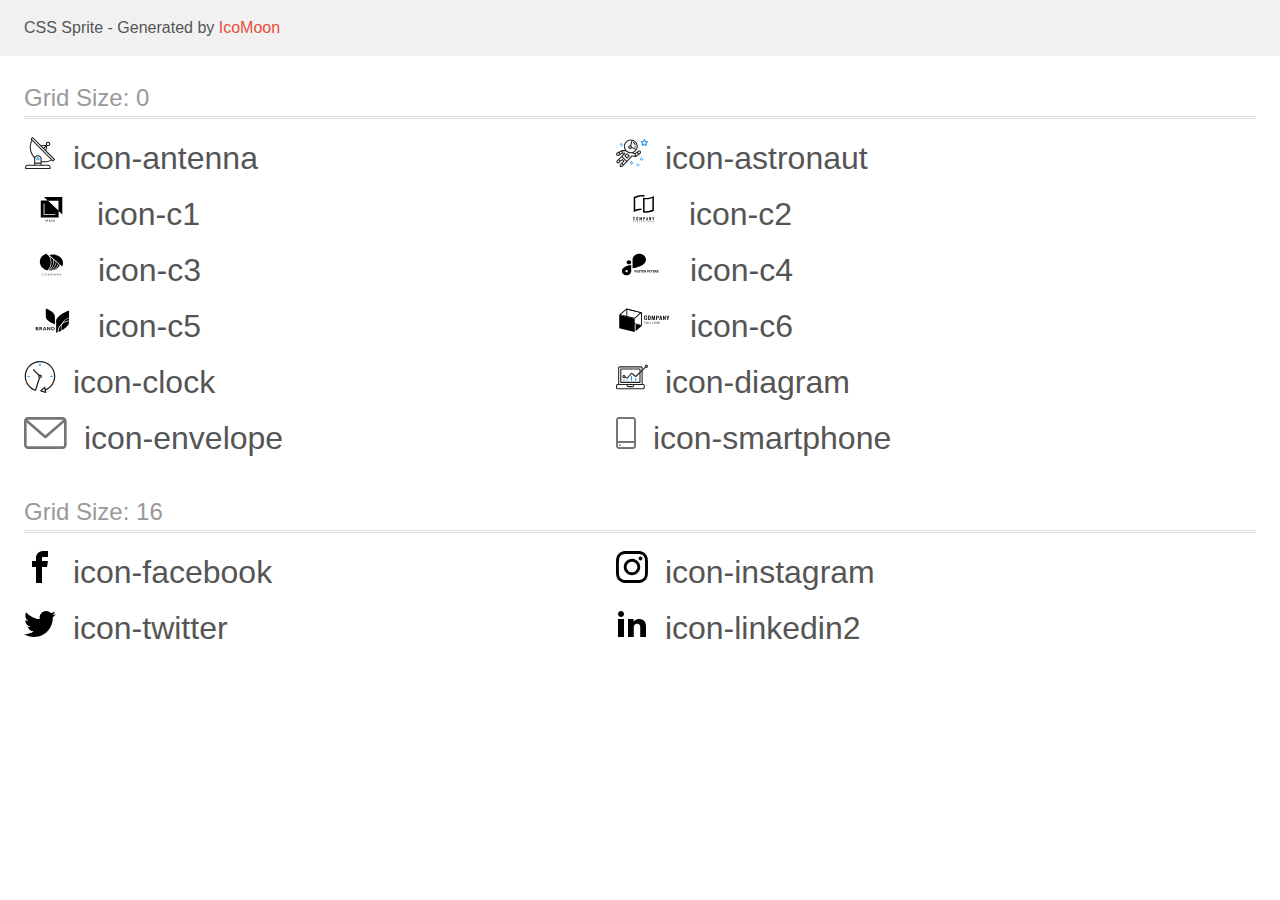
<file: icomoon/sprite/sprite.html>
<!doctype html>
<html>
<head>
    <title>CSS Sprite</title>
    <meta charset="utf-8">
    <meta name="viewport" content="width=device-width, initial-scale=1">
    <link href="sprite.css" rel="stylesheet">
</head>
<style>
    body {
        font-family: sans-serif;
        color: #555;
        margin: 0;
        line-height: 1.5;
    }
    a, a:visited {
        color: #e74c3c;
        text-decoration: none;
    }
    a:hover {
        box-shadow: 0 1px;
    }
    header {
        background: #F1F1F1;
    }
    p {
        margin: 1em 0;
    }
    h1 {
        font-size: 1.5em;
        font-weight: normal;
        margin: 1em 0 .75em;
        color: #999;
        box-shadow: 0 1px #ddd, 0 2px #fff, 0 3px #ddd;
    }
    .mhl {
        margin-left: 1.5em;
        margin-right: 1.5em;
    }
    .cell {
        float: left;
        margin-right: 1.5em;
        margin-bottom: .25em;
        width: 17em;
        overflow: hidden;
    }
    .cell span {
        margin-right: .25em;
    }
    .clearfix:before, .clearfix:after {
        content: " ";
        display: table;
    }
    .clearfix:after {
        clear: both;
    }
    .fs1 {
        font-size: 32px;
    }
    .fs2 {
        font-size: 32px;
    }

</style>
<body>

<header class="clearfix">
    <p class="mhl">CSS Sprite - Generated by <a href="https://icomoon.io/app">IcoMoon</a></p>
</header>
    <div class="clearfix mhl">
        <h1>Grid Size: 0</h1>
        <div class="cell fs1">
            <span class="icon icon-antenna"></span>
            icon-antenna
        </div>
        <div class="cell fs1">
            <span class="icon icon-astronaut"></span>
            icon-astronaut
        </div>
        <div class="cell fs1">
            <span class="icon icon-c1"></span>
            icon-c1
        </div>
        <div class="cell fs1">
            <span class="icon icon-c2"></span>
            icon-c2
        </div>
        <div class="cell fs1">
            <span class="icon icon-c3"></span>
            icon-c3
        </div>
        <div class="cell fs1">
            <span class="icon icon-c4"></span>
            icon-c4
        </div>
        <div class="cell fs1">
            <span class="icon icon-c5"></span>
            icon-c5
        </div>
        <div class="cell fs1">
            <span class="icon icon-c6"></span>
            icon-c6
        </div>
        <div class="cell fs1">
            <span class="icon icon-clock"></span>
            icon-clock
        </div>
        <div class="cell fs1">
            <span class="icon icon-diagram"></span>
            icon-diagram
        </div>
        <div class="cell fs1">
            <span class="icon icon-envelope"></span>
            icon-envelope
        </div>
        <div class="cell fs1">
            <span class="icon icon-smartphone"></span>
            icon-smartphone
        </div>
  </div>
    <div class="clearfix mhl">
        <h1>Grid Size: 16</h1>
        <div class="cell fs2">
            <span class="icon icon-facebook"></span>
            icon-facebook
        </div>
        <div class="cell fs2">
            <span class="icon icon-instagram"></span>
            icon-instagram
        </div>
        <div class="cell fs2">
            <span class="icon icon-twitter"></span>
            icon-twitter
        </div>
        <div class="cell fs2">
            <span class="icon icon-linkedin2"></span>
            icon-linkedin2
        </div>
  </div>

</body>
</html>
</file>
<file: css/styles.css>
:root {
    --logo-color: #2196F3;
    --bg-color: #2F303A;
    --gray-color:#757575;
    --blk-color: #212121;
}

*,
*::before,
*::after {
    box-sizing: border-box;
}

h1,
h2,
h3,
h4,
h5,
h6,
p,
ul {
    margin: 0;
    padding: 0;
}

body {
    font-family: 'Roboto', 'Raleway', sans-serif;
    color: var(--blk-color);
}

.container {
    width: 1200px;
    margin-left: auto;
    margin-right: auto;
}

.nav-flex {
    display: flex;
    justify-content: center;
    align-items: center;
}

.header-flex {
    display: flex ;
    justify-content: center;
    padding-top: 24px;
    padding-bottom: 25px;
    justify-content: space-between;
}

.header-flex ul{
    display: flex;
    flex-direction: row;
}

.section {
    padding-top: 94px;
    padding-bottom: 94px;
    padding-left: 15px;
    padding-right: 15px;
}

.h1 {
    padding-top: 200px;
    max-width: 696px;
    font-size: 44px;
    font-weight: 900;
    letter-spacing: 0.06em
}

.whatwedo-section{
    margin-left: auto;
    padding-bottom: 94px;
}

.whatwedo-flex{
    display: flex;
    align-items: center;
    justify-content: space-between;
}

.clients-section {
    padding-top: 94px;
    margin-left: auto;
    padding-bottom: 94px;
}

.list-clients {
    display: flex;
    flex-direction: row;
    justify-content: space-between;
}

.client-border {
    height: 92px;
    width: 170px;
    border: 1px solid #AFB1B8;
    border-radius: 4px;
    fill:#AFB1B8;
    padding-top: 16px;
    display: flex;
    justify-content: center;
    transition-property: fill, border-color;
    transition-duration: 250ms;
    transition-timing-function: cubic-bezier(0.4, 0, 0.2, 1);
}

.client a>div:hover,
.client a>div>svg:hover {
    border-color: var(--logo-color);
    fill: var(--logo-color);
}

.footer-contact{
    padding-top: 20px;
}

.footer-divs{
    display: flex;
    justify-content: space-between;
}

.icon {
    fill: #AFB1B8;
    width: 20px;
    height: 20px;
    margin: 12px;
}

.footer-icon {
    fill: #fff;
    width: 20px;
    height: 20px;
    margin: 12px;
}

.footer-icon-bg {
    width: 44px;
    height: 44px;
    border-radius: 50%;
    background-color: rgba(255, 255, 255, 0.1);
}

.social-links-container {
    margin-left: 70px;
    margin-top: 12px;
}

.ppl-social-links-container {
    margin-bottom: 18px;
}

.ppl-icon {
    fill: #AFB1B8;
    width: 20px;
    height: 20px;
    margin: 12px;
    transition-property: fill;
    transition-duration: 250ms;
    transition-timing-function: cubic-bezier(0.4, 0, 0.2, 1);
}

.ppl-icon-bg{
    width: 44px;
    height: 44px;
    border-radius: 50%;
    background-color: rgba(255, 255, 255, 0.1);
    transition-property: background-color;
    transition-duration: 250ms;
    transition-timing-function: cubic-bezier(0.4, 0, 0.2, 1);
}

.ppl-social-link:hover .ppl-icon-bg{
    background-color: var(--logo-color);
}

.ppl-social-link:hover .ppl-icon {
    fill: #fff;
}

.social-links-list {
    display: flex;
    flex-direction: row;
    justify-content: space-between;
    padding-right: 32px;
    padding-left: 32px;
}

.footer-social-links-list {
    width: 206px;
    display: flex;
    flex-direction: row;
    justify-content: space-around;
    padding-left: 0px;
}

.footer-icon-bg {
    transition-property: background-color;
    transition-duration: 250ms;
    transition-timing-function: cubic-bezier(0.4, 0, 0.2, 1);
}

.footer-social-link a>div:hover,
.footer-social-link a>div>svg:hover {
    background-color: var(--logo-color);
    fill: #fff;
}

.social-header {
    font-size: 14px;
    line-height: 1.14;
    letter-spacing: 0.03em;
    text-transform: uppercase;
    color: #fff;
    margin-bottom: 20px;
}

.buttons-flex {
    padding-bottom: 50px;
    display: flex;
    justify-content: center;
}

.pfolio-flex{
    display: flex;
    align-content: space-between;
    flex-wrap: wrap;
    margin: 0px;
}

.portfolio-card {
    margin: 0px;
    padding-top: 0px;
}

.portfolio-card:hover,
.portfolio-card:focus {
    box-shadow: 0px 1px 1px rgba(0, 0, 0, 0.12), 0px 4px 4px rgba(0, 0, 0, 0.06), 1px 4px 6px rgba(0, 0, 0, 0.16);
    cursor: pointer;
}

.pfolio-item {
    padding: 0px;
    margin: 0;
    position: relative;
    overflow: hidden;
}

.pfolio-item:hover .port-overlay,
.pfolio-item:focus .port-overlay {
    transform: translate(0%, 0%);
}


.port-overlay {
    position: absolute;
    content: '';
    width: 100%;
    height: 100%;
    top: 0;
    left: 0;
    z-index: 2;
    background-color: rgba(33, 150, 243, 0.9);
    transform: translate(0% , 100%);
    transition: transform 250ms cubic-bezier(0.4, 0, 0.2, 1);
}

.port-overlay-text {
    position: absolute;
    top: 0;
    left: 0;
    z-index: 3;
    padding: 63px 24px;
    font-size: 18px;
    line-height: 1.56;
    color: #fff;
}
.port-cap {
    padding: 20px 24px;
    position: relative;
    z-index: 3;
    background-color: #fff
}

.logo {
    font-family: 'Raleway', sans-serif;
    font-weight: 700;
    color: var(--blk-color);
    font-size: 26px;
    line-height: 1.2;
    text-decoration: none;
}

.logo-down {
    color: #fff;
}

.logo-blue {
    color: var(--logo-color);
}

.header-link,
.header-link-contact,
.section-content,
.h-list-contact,
.whatwedo-flex,
.theteam-flex,
.buttons-flex,
.portfolio,
.list-clients,
.social-links-list,
.footer-social-links-list,
.contact {
    list-style: none;
}

.header {
    border-bottom: 1px solid #ececec;
    padding-left: 15px;
    padding-right: 15px;
}

.h-list-flex {
    display: flex;
    margin-left: 93px;
    position:relative;
}

.h-list-flex a{
    background-color: #fff;
    color: var(--blk-color);
    font-weight: 500;
    font-size: 14px;
    text-decoration: none;
}

.contact-icon {
    margin-right: 10px;
}

.h-list-nav {
    margin-right: 50px;
    display: flex;
    align-items: center;
    transition: color 250ms cubic-bezier(0.4, 0, 0.2, 1);
}

.h-list-nav:hover {
    color: var(--logo-color);
}

.h-list-link {
    margin-right: 50px;
    display: flex;
    align-items: center;
    transition: fill 250ms cubic-bezier(0.4, 0, 0.2, 1), color 250ms cubic-bezier(0.4, 0, 0.2, 1);
}

.contact-link:hover >.h-list-link {
    fill: var(--logo-color);
    color: var(--logo-color);
}

.contact-link {
    margin-top: 8px;
}

.h-list-contact li>a {
    color: var(--gray-color);
    font-size: 14px;
    text-decoration: none;
}

.section-button {
    color: #fff;
    font-weight: 900;
    line-height: 1.3;
    font-size: 44px;
    text-decoration: none;
    text-align: center;
    min-height: 600px;
    max-width: 1600px;
    margin-left: auto;
    margin-right: auto;
    background-image: linear-gradient(to right,
    rgba(47, 48, 58, 0.4),
    rgba(47, 48, 58, 0.4)),
    url('../images/bg.jpg');
    background-repeat: no-repeat;
    background-position: center;
    background-size: cover;
}

.blue-button {
    background-color: var(--logo-color);
    color: #fff;
    border: none;
    line-height: 1.875;
    font-size: 16px;
    font-weight: 700;
    border-radius: 4px;
    cursor: pointer;
    padding: 10px 42px;
}

.content h3{
    font-weight: 700;
    font-size: 14px;
    line-height: 1.33;
}

.content p{
    color: var(--gray-color);
    font-size: 14px;
    line-height: 1.7;
}

.wwd,
.team h2{
    font-weight: 700;
    font-size: 36px;
    line-height: 1.17;
    text-align: center;
    margin-bottom: 50px;
}

.theteam-flex {
    display: flex;
    align-items: center;
    justify-content: space-between; 
}

.team {
    background-color: #F5F4FA;
    text-align: center;
}

.team figure{
    background-color: #fff;
    box-shadow: 0px 1px 3px rgba(0, 0, 0, 0.12), 0px 1px 1px rgba(0, 0, 0, 0.14), 0px 2px 1px rgba(0, 0, 0, 0.2);
    border-radius: 0px 0px 4px 4px;
}

.people {
    display: flex;
    margin: 0;
    margin-block-start: 0;
    margin-block-end: 0;
    margin-inline-start: 0;
    margin-inline-end: 0;
    justify-content: space-around;
}

.piccap {
    margin: 0;
}

.piccap h3{
    color: var(--blk-color);
    font-weight: 500;
    font-size: 16px;
    line-height: 1.17;
    margin-top: 30px;

}

.piccap p{
    color: var(--gray-color);
    font-size: 16px;
    line-height: 1.17;
    margin-top: 10px;
    margin-bottom: 30px;
}

.footer{
    background-color: #2F303A;
    padding-top: 60px;
    padding-bottom: 60px;
}

.contact{
    color: #fff; 
    font-size: 14px;
    line-height: 24px;
    letter-spacing: 0.03em;
}

.contact address {
    font-style: normal;
    line-height: 24px;
}

.contact a{
    color: rgba(255, 255, 255, 0.6);
    line-height: 24px;
    text-decoration: none;
    transition-property: color;
    transition-duration: 250ms;
    transition-timing-function: cubic-bezier(0.4, 0, 0.2, 1);
}

.contact a:hover {
    color: var(--logo-color);
}

.list-footer-links {
    margin-top: 9px;
}

.port-button {
    background-color: #F5F4FA;
    color: var(--blk-color);
    line-height: 1.625;
    font-size: 16px;
    border: none;
    font-weight: 500;
    border-radius: 4px;
    padding: 6px 22px;
    margin-right: 8px;
    transition-property: background-color;
    transition-duration: 250ms;
    transition-timing-function: cubic-bezier(0.4, 0, 0.2, 1);
    }

.port-button:hover,
.port-button:focus {
    background-color: var(--logo-color);
    color: #fff;
    text-decoration: none;
    cursor: pointer;
    box-shadow: 0px 3px 1px rgba(0, 0, 0, 0.1), 0px 1px 2px rgba(0, 0, 0, 0.08), 0px 2px 2px rgba(0, 0, 0, 0.12);
}

.portfolio {
    text-align: left;
    display:flex;
    justify-content: space-around;
    row-gap: 30px;
}

.portfolio li {
    border: 1px solid #EEEEEE
}

.port-cap h3 {
    color: var(--blk-color);
    font-weight: 700;
    font-size: 18px;
    line-height: 2;
}

.port-cap p {
    color: var(--gray-color); 
    font-size: 16px;
    line-height: 1.875;
}

.feats-bg {
    height:120px;
    width:270px;
    background-color:#F5F4FA;
    border-radius: 4px;
    margin-bottom: 30px;
    padding: 30px 100px;
}

.feats-text {
    width:270px;
    font-size: 14px;
    line-height: 1.71;
    letter-spacing: 0.03em;
}

.feats-bg-last {
    padding-right: 0px;
}

.whereami a{
    color: var(--logo-color);
}

.whereami::after {
    content: "";
    display: block;
    width: 55px;
    height: 4px;
    border-radius: 2px;
    position: absolute;
    top: 45.5px;
    background-color: var(--logo-color);
}

.wwd-list-item {
    position: relative;
}

.wwd-desc {
    text-transform: uppercase;
    width: 100%;
    text-align: center;
    font-weight: 700;
    font-size: 14px;
    line-height: 1.14;
    letter-spacing: 0.03em;
    padding-top: 27px;
    padding-bottom: 27px;
    background-color: rgba(47, 48, 58, 0.8);
    color: #fff;
    position:absolute;
    bottom: 0;
}

.newsletter {
    width: 570px;
    margin-left: 78px;
}

.signup-btn {
    width: 200px;
    height: 50px;
    background-color: var(--logo-color);
    color: #fff;
    text-decoration: none;
    cursor: pointer;
    box-shadow: 0px 3px 1px rgba(0, 0, 0, 0.1), 0px 1px 2px rgba(0, 0, 0, 0.08), 0px 2px 2px rgba(0, 0, 0, 0.12);
    line-height: 1.625;
    font-size: 16px;
    border: none;
    border-radius: 4px;
    font-weight: 700;
    font-size: 16px;
    line-height: 1.875;
    letter-spacing: 0.06em;
    display:flex;
    align-items: center;
    justify-content: center;
}

.news-form {
    display: flex;
    flex-direction: row;
    align-items: center;
    justify-content: center;
}

.sub-icon {
    fill: #fff;
    margin-left: 24px;
}

.news-mail-inp {
    width: 358px;
    height: 50px;
    border: 1px solid rgba(255, 255, 255, 0.3);
    filter: drop-shadow(0px 4px 4px rgba(0, 0, 0, 0.15));
    font-size: 16px;
    line-height: 1.25;
    border-radius: 4px;
    letter-spacing: 0.03em;
    color: rgba(255, 255, 255, 0.6);
    background-color: rgba(0, 0, 0, 0);
    padding-left: 16px;
    margin-right: 12px;
}

.news-mail-inp:hover,
.news-mail-inp:focus {
    color: var(--logo-color);
    border-color: var(--logo-color);
    outline: none;
}

.backdrop {
    position: fixed;
    width: 100%;
    height: 100%;
    left: 0px;
    top: 0px;
    display: flex;
    align-items: center;
    justify-content: center;
    background: rgba(0, 0, 0, 0.2);
    transition: opacity 500ms cubic-bezier(0.4, 0, 0.2, 1), scale 500ms cubic-bezier(0.4, 0, 0.2, 1), visibility 500ms cubic-bezier(0.4, 0, 0.2, 1);
}

.modal {
    border-radius: 4px;
    box-shadow: 0px 1px 3px rgba(0, 0, 0, 0.12), 0px 1px 1px rgba(0, 0, 0, 0.14), 0px 2px 1px rgba(0, 0, 0, 0.2);
    position: absolute;
    width: 528px;
    min-height: 581px;
    top: 50%;
    left: 50%;
    padding: 40px;
    transform: translate(-50%, -50%) scale(1);
    transition: transform 500ms cubic-bezier(0.4, 0, 0.2, 1);
    background-color: #fff;
    display: flex;
    flex-direction: column;
    justify-content: center;
}

.close-button {
    position: absolute;
    top: 8px;
    right: 8px;
    width: 30px;
    height: 30px;
    background-color: #fff;
    border: 1px solid rgba(0, 0, 0, 0.1);
    border-radius: 50%;
    cursor: pointer;
}

.is-hidden {
    opacity: 0;
    visibility: hidden;
    pointer-events: none;
}

.is-hidden .modal {
    transform: translate(-50%, -50%) scale(0.50);
}

.modal-form-section {
    display: flex;
    justify-content: center;
}

.modal-input{
    width: 448px;
    height: 38px;
    padding-left: 40px;
}

.input-box:hover,
.input-box:focus,
.input-box:hover+svg,
.input-box:focus+svg {
    color: var(--logo-color);
    border-color: var(--logo-color);
    fill: var(--logo-color);
    outline: none;
}

.comment-area {
    width: 448px;
    height: 120px;
    resize: none;
    padding: 12px 16px;
    font-size: 12px;
    line-height: 1.17;
    letter-spacing: 0.01em;
    color: rgba(117, 117, 117, 0.5);
}

.form-header {
    padding-bottom: 12px;
    font-weight: 700;
    font-size: 20px;
    line-height: 1.15;
    text-align: center;
    letter-spacing: 0.03em;
    color:var(--blk-color);
}

.modal-label {
    position:relative;
}

.modal-tldr {
    font-size: 14px;
    line-height: 24px;
    letter-spacing: 0.03em;
    color: var(--gray-color);
}

.modal-span {
    font-size: 12px;
    line-height: 1.17;
    letter-spacing: 0.01em;
    color: var(--gray-color)
}

.input-box {
    margin-top: 4px;
    margin-bottom: 10px;
    border: 1px solid rgba(33, 33, 33, 0.2);
    border-radius: 4px;
}

.modal-icon {
    position:absolute;
    left:10px;
    top:32px;
    width: 18px;
    height: 18px;
    fill: var(--blk-color)
}

.modal-icon2 {
    position: absolute;
    right: 418px;
    top: 72px;
    width: 18px;
    height: 18px;
    fill: var(--blk-color)
}

.modal-icon3 {
    position: absolute;
    right: 417px;
    top: 72px;
    width: 18px;
    height: 18px;
    fill: var(--blk-color)
}

.check-box{
    appearance: none;
    margin-right: 7.75px;
}

.modal-tldr {
    position: relative;
}

.modal-tldr::before {
    position: absolute;
    top: 4px;
    left: -23px;
    content:"";
    display:block;
    height: 16px;
    width: 16px;
    border-radius: 3px;
    border: 2px solid rgba(21, 21, 21, 0.9);
}

.check-box:checked + .modal-tldr::before {
    background-color: var(--logo-color);
    border: none;
    background-image: url("data:image/svg+xml;charset=utf8,%3Csvg width='18' height='21' viewBox='0 0 18 21' fill='none' xmlns='http://www.w3.org/2000/svg'%3E%3Crect y='0.666656' width='17.7143' height='20' rx='2' fill='%232196F3'/%3E%3Cpath d='M7.19174 14.2633L4.38 11.033L4.30484 10.9467L4.22938 11.0328L3.24623 12.1543L3.18865 12.22L3.246 12.2859L7.11628 16.7323L7.19171 16.819L7.26713 16.7323L15.5754 7.18721L15.6326 7.12155L15.5754 7.0559L14.5992 5.93435L14.5238 5.84773L14.4484 5.93431L7.19174 14.2633Z' fill='white' stroke='white' stroke-width='0.2'/%3E%3C/svg%3E");
    position: absolute;
    top:4px;
    left:-20px;
}

.submit-btn {
    margin-top: 21px;
}

.modal-secondflex {
    display:flex;
    flex-direction: column;
    align-items: center;
}

.modal-checkbox {
    display: flex;
    flex-direction: row;
    align-items: center;
}
</file>
<file: icomoon/demo-files/demo.css>
body {
  padding: 0;
  margin: 0;
  font-family: sans-serif;
  font-size: 1em;
  line-height: 1.5;
  color: #555;
  background: #fff;
}
h1 {
  font-size: 1.5em;
  font-weight: normal;
  box-shadow: 0 1px #ddd, 0 2px #fff, 0 3px #ddd;
}
small {
  font-size: .66666667em;
}
a {
  color: #e74c3c;
  text-decoration: none;
}
a:hover, a:focus {
  box-shadow: 0 1px #e74c3c;
}
.bshadow0, input {
  box-shadow: inset 0 -2px #e7e7e7;
}
input:hover {
  box-shadow: inset 0 -2px #ccc;
}
input, fieldset {
  font-size: 1em;
  margin: 0;
  padding: 0;
  border: 0;
}
input {
  color: inherit;
  line-height: 1.5;
  height: 1.5em;
  padding: .25em 0;
}
input:focus {
  outline: none;
  box-shadow: inset 0 -2px #449fdb;
}
.glyph {
  font-size: 16px;
  margin-right: 1.5em;
  float: left;
  width: 17em;
}
svg {
  color: #000;
}
.liga {
  width: 80%;
  width: calc(100% - 2.5em);
}
.talign-right {
  text-align: right;
}
.talign-center {
  text-align: center;
}
.bgc1 {
  background: #f1f1f1;
}
.fgc0 {
  color: #000;
}
.fgc1 {
  color: #999;
}
p {
  margin-top: 1em;
  margin-bottom: 1em;
}
.mvm {
  margin-top: .75em;
  margin-bottom: .75em;
}
.mtn {
  margin-top: 0;
}
.mtl, .mal {
  margin-top: 1.5em;
}
.mbl, .mal {
  margin-bottom: 1.5em;
}
.mal, .mhl {
  margin-left: 1.5em;
  margin-right: 1.5em;
}
.mhmm {
  margin-left: 1em;
  margin-right: 1em;
}
.ptl {
  padding-top: 1.5em;
}
.pbs, .pvs {
  padding-bottom: .25em;
}
.pvs, .pts {
  padding-top: .25em;
}
.unit {
  float: left;
}
.unitRight {
  float: right;
}
.size1of2 {
  width: 50%;
}
.size1of1 {
  width: 100%;
}
.clearfix:before, .clearfix:after {
  content: " ";
  display: table;
}
.clearfix:after {
  clear: both;
}
.hidden-true {
  display: none;
}
.textbox0 {
  width: 3em;
  background: #f1f1f1;
  padding: .25em .5em;
  line-height: 1.5;
  height: 1.5em;
}
.fs0 {
  font-size: 16px;
}
.fs1 {
  font-size: 32px;
}
.fs2 {
  font-size: 32px;
}
.name {
  margin-left: .25em;
}
</file>
<file: icomoon/style.css>
.icon {
  display: inline-block;
  width: 1em;
  height: 1em;
  stroke-width: 0;
  stroke: currentColor;
  fill: currentColor;
}

/* ==========================================
Single-colored icons can be modified like so:
.icon-name {
  font-size: 32px;
  color: red;
}
========================================== */

.icon-c1 {
  width: 1.7373046875em;
}

.icon-c2 {
  width: 1.7373046875em;
}

.icon-c3 {
  width: 1.7666015625em;
}

.icon-c4 {
  width: 1.7666015625em;
}

.icon-c5 {
  width: 1.7666015625em;
}

.icon-c6 {
  width: 1.7666015625em;
}

.icon-envelope {
  width: 1.3330078125em;
}

.icon-smartphone {
  width: 0.625em;
}
</file>
<file: icomoon/sprite/sprite.css>
.icon {
  display: inline-block;
  background-repeat: no-repeat;
  background-image: url(sprite.svg);
}
.icon-antenna {
  width: 32px;
  height: 32px;
  background-position: 0 0;
}
.icon-astronaut {
  width: 32px;
  height: 32px;
  background-position: -48px 0;
}
.icon-c1 {
  width: 56px;
  height: 32px;
  background-position: -96px 0;
}
.icon-c2 {
  width: 56px;
  height: 32px;
  background-position: -192px 0;
}
.icon-c3 {
  width: 57px;
  height: 32px;
  background-position: -288px 0;
}
.icon-c4 {
  width: 57px;
  height: 32px;
  background-position: -384px 0;
}
.icon-c5 {
  width: 57px;
  height: 32px;
  background-position: -480px 0;
}
.icon-c6 {
  width: 57px;
  height: 32px;
  background-position: -576px 0;
}
.icon-clock {
  width: 32px;
  height: 32px;
  background-position: -672px 0;
}
.icon-diagram {
  width: 32px;
  height: 32px;
  background-position: -720px 0;
}
.icon-envelope {
  width: 43px;
  height: 32px;
  background-position: 0 -48px;
}
.icon-smartphone {
  width: 20px;
  height: 32px;
  background-position: -96px -48px;
}
.icon-facebook {
  width: 32px;
  height: 32px;
  background-position: 0 -96px;
}
.icon-instagram {
  width: 32px;
  height: 32px;
  background-position: -48px -96px;
}
.icon-twitter {
  width: 32px;
  height: 32px;
  background-position: -96px -96px;
}
.icon-linkedin2 {
  width: 32px;
  height: 32px;
  background-position: -144px -96px;
}
</file>
